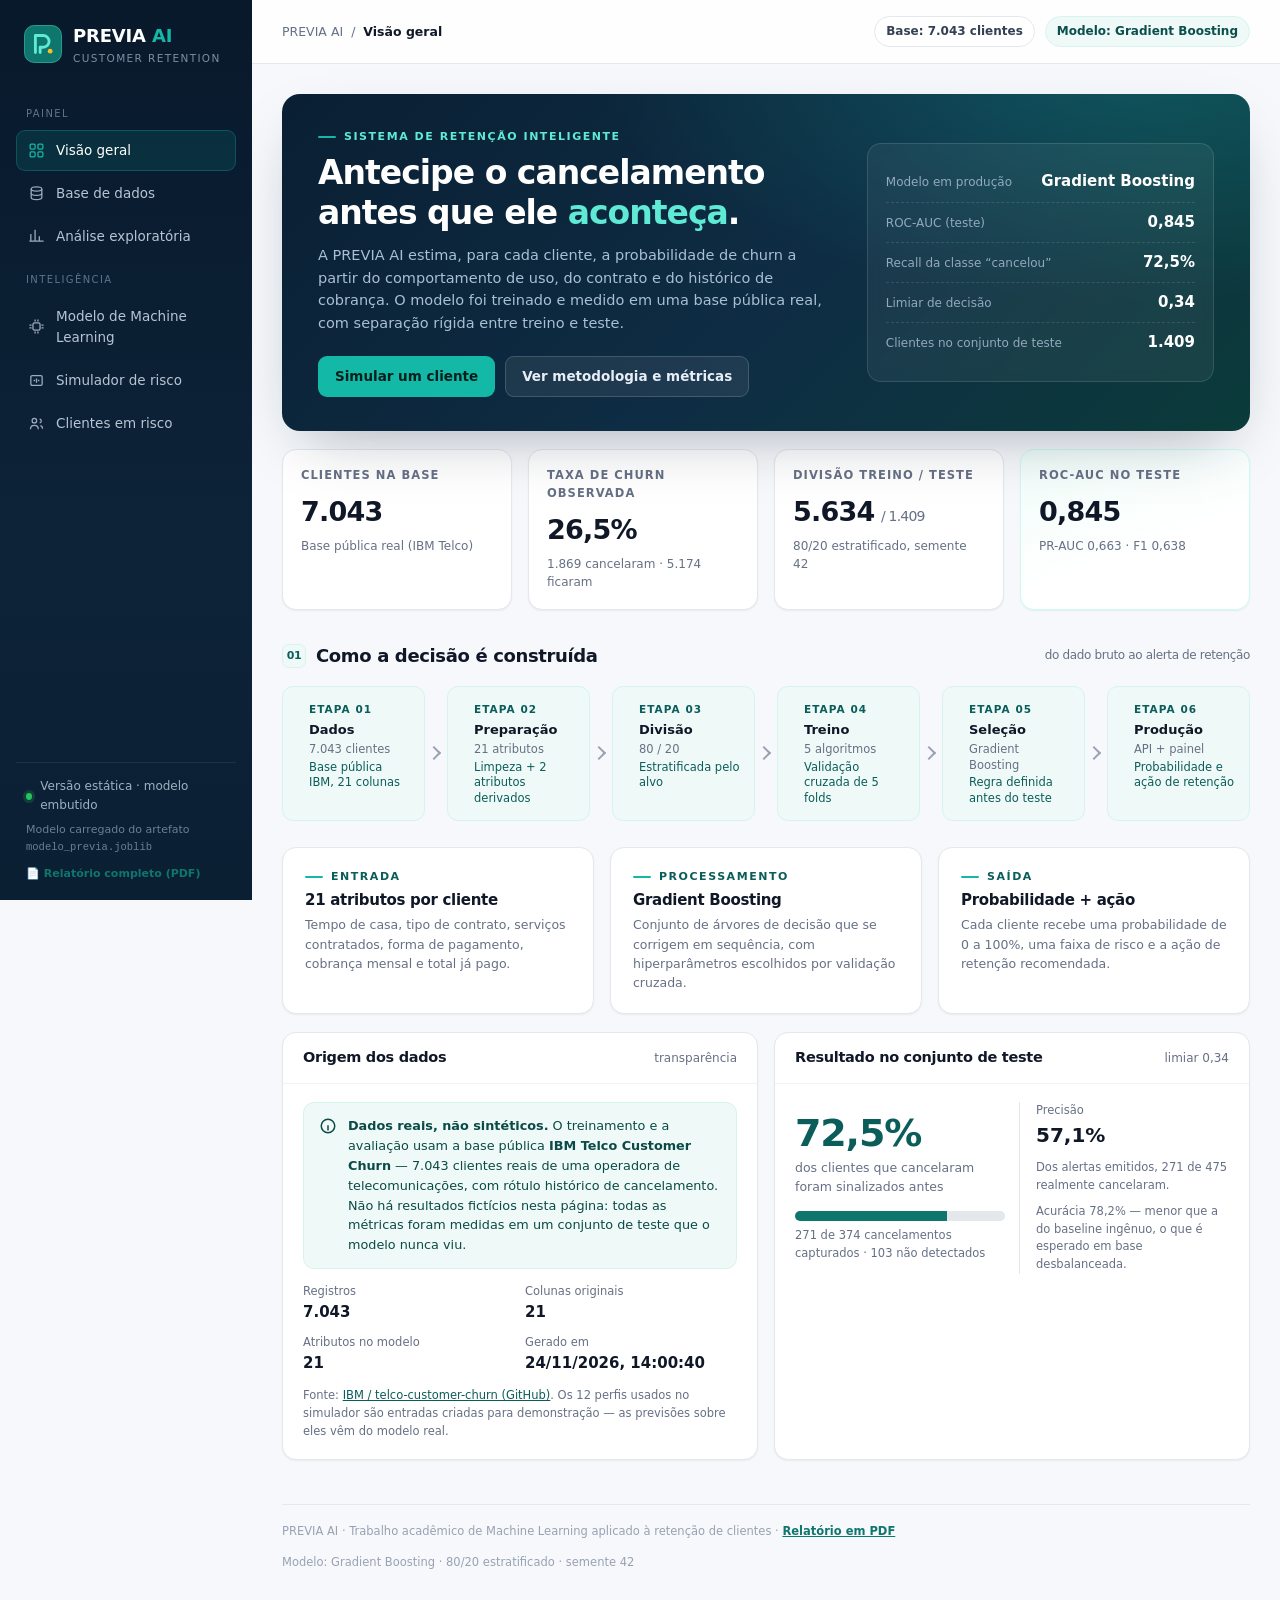
<file: index.html>
<!DOCTYPE html>
<html lang="pt-BR">
<head>
<meta charset="UTF-8">
<meta name="viewport" content="width=device-width, initial-scale=1.0">
<title>PREVIA AI — Previsão de Churn</title>
<meta name="description" content="Sistema de previsão de cancelamento de clientes com modelo de Machine Learning treinado e avaliado em dados reais.">
<link rel="stylesheet" href="site/styles.css">
<link rel="icon" href="data:image/svg+xml,<svg xmlns='http://www.w3.org/2000/svg' viewBox='0 0 32 32'><rect width='32' height='32' rx='8' fill='%230b5d5a'/><path d='M9 23V9h7a5 5 0 0 1 0 10h-3v4' stroke='%235eead4' stroke-width='2.6' fill='none' stroke-linejoin='round'/></svg>">
</head>
<body>
<div class="shell">

  <!-- ===================== SIDEBAR ===================== -->
  <aside class="sidebar" id="sidebar">
    <div class="brand">
      <svg class="brand-mark" viewBox="0 0 40 40" fill="none" aria-hidden="true">
        <rect width="40" height="40" rx="11" fill="#0f766e"/>
        <rect x="0.5" y="0.5" width="39" height="39" rx="10.5" stroke="#5eead4" stroke-opacity=".35"/>
        <path d="M12 29V11h8.2a6.2 6.2 0 0 1 0 12.4H17V29" stroke="#5eead4" stroke-width="3" stroke-linecap="round" stroke-linejoin="round"/>
        <circle cx="27.5" cy="27.5" r="2.5" fill="#fbbf24"/>
      </svg>
      <div>
        <div class="brand-name">PREVIA<span> AI</span></div>
        <div class="brand-sub">Customer Retention</div>
      </div>
    </div>

    <nav class="nav" aria-label="Navegação principal">
      <div class="nav-label">Painel</div>
      <a class="nav-item" data-view="overview" href="#overview">
        <svg viewBox="0 0 24 24" fill="none" stroke="currentColor" stroke-width="1.8"><rect x="3" y="3" width="7" height="7" rx="1.5"/><rect x="14" y="3" width="7" height="7" rx="1.5"/><rect x="3" y="14" width="7" height="7" rx="1.5"/><rect x="14" y="14" width="7" height="7" rx="1.5"/></svg>
        Visão geral
      </a>
      <a class="nav-item" data-view="dados" href="#dados">
        <svg viewBox="0 0 24 24" fill="none" stroke="currentColor" stroke-width="1.8"><ellipse cx="12" cy="5.5" rx="7.5" ry="3"/><path d="M4.5 5.5v6c0 1.7 3.4 3 7.5 3s7.5-1.3 7.5-3v-6"/><path d="M4.5 11.5v6c0 1.7 3.4 3 7.5 3s7.5-1.3 7.5-3v-6"/></svg>
        Base de dados
      </a>
      <a class="nav-item" data-view="eda" href="#eda">
        <svg viewBox="0 0 24 24" fill="none" stroke="currentColor" stroke-width="1.8"><path d="M4 20V10M10 20V4M16 20v-7M22 20H2"/></svg>
        Análise exploratória
      </a>

      <div class="nav-label">Inteligência</div>
      <a class="nav-item" data-view="modelo" href="#modelo">
        <svg viewBox="0 0 24 24" fill="none" stroke="currentColor" stroke-width="1.8"><rect x="7" y="7" width="10" height="10" rx="2"/><path d="M10 2v3M14 2v3M10 19v3M14 19v3M2 10h3M2 14h3M19 10h3M19 14h3"/></svg>
        Modelo de Machine Learning
      </a>
      <a class="nav-item" data-view="simulador" href="#simulador">
        <svg viewBox="0 0 24 24" fill="none" stroke="currentColor" stroke-width="1.8"><path d="M4 17V7a2 2 0 0 1 2-2h12a2 2 0 0 1 2 2v10a2 2 0 0 1-2 2H6a2 2 0 0 1-2-2Z"/><path d="M8 12h2M14 12h2M12 9v6"/></svg>
        Simulador de risco
      </a>
      <a class="nav-item" data-view="clientes" href="#clientes">
        <svg viewBox="0 0 24 24" fill="none" stroke="currentColor" stroke-width="1.8"><circle cx="9" cy="8" r="3.2"/><path d="M3.5 20c0-3.2 2.5-5.2 5.5-5.2s5.5 2 5.5 5.2"/><path d="M16.5 11.2A3 3 0 0 0 16.5 5.4M17.5 14.9c1.9.5 3 2.2 3 4.4"/></svg>
        Clientes em risco
      </a>
    </nav>

    <div class="sidebar-foot">
      <div class="status"><span class="dot" id="status-dot"></span><span id="status-text">Conectando à API…</span></div>
      <div class="tiny">Modelo carregado do artefato<br><span class="mono" style="font-size:10.5px">modelo_previa.joblib</span></div>
      <a class="tiny" href="relatorio/PREVIA_AI_Relatorio.pdf" target="_blank" style="display:block;margin-top:10px;color:#0f766e;font-weight:650;text-decoration:none">📄 Relatório completo (PDF)</a>
    </div>
  </aside>

  <!-- ===================== MAIN ===================== -->
  <div class="main">
    <header class="topbar">
      <button class="menu-btn" id="menu-btn" aria-label="Menu">
        <svg viewBox="0 0 24 24" width="18" height="18" fill="none" stroke="currentColor" stroke-width="2"><path d="M4 7h16M4 12h16M4 17h16"/></svg>
      </button>
      <div class="crumb"><span>PREVIA AI</span><span>/</span><b id="crumb-atual">Visão geral</b></div>
      <div class="topbar-right">
        <span class="chip neutral" id="chip-dataset">Base: —</span>
        <span class="chip" id="chip-modelo">Modelo: —</span>
      </div>
    </header>

    <!-- ---------------- VISÃO GERAL ---------------- -->
    <section class="view active" id="view-overview">
      <div class="hero">
        <div>
          <div class="eyebrow" style="color:#5eead4">Sistema de retenção inteligente</div>
          <h1>Antecipe o cancelamento<br>antes que ele <em>aconteça</em>.</h1>
          <p>A PREVIA AI estima, para cada cliente, a probabilidade de churn a partir do comportamento de uso,
          do contrato e do histórico de cobrança. O modelo foi treinado e medido em uma base pública real,
          com separação rígida entre treino e teste.</p>
          <div class="hero-actions">
            <a class="btn btn-primary" href="#simulador">Simular um cliente</a>
            <a class="btn btn-ghost" href="#modelo">Ver metodologia e métricas</a>
          </div>
        </div>
        <div class="hero-panel" id="hero-panel">
          <div class="row"><span class="k">Modelo em produção</span><span class="v" id="hp-modelo">—</span></div>
          <div class="row"><span class="k">ROC-AUC (teste)</span><span class="v" id="hp-auc">—</span></div>
          <div class="row"><span class="k">Recall da classe “cancelou”</span><span class="v" id="hp-recall">—</span></div>
          <div class="row"><span class="k">Limiar de decisão</span><span class="v" id="hp-limiar">—</span></div>
          <div class="row"><span class="k">Clientes no conjunto de teste</span><span class="v" id="hp-teste">—</span></div>
        </div>
      </div>

      <div class="grid g4" style="margin-top:18px" id="kpis-overview"></div>

      <h2 class="section-title"><span class="n">01</span> Como a decisão é construída <span class="hint">do dado bruto ao alerta de retenção</span></h2>
      <div class="pipeline" id="pipeline-home"></div>

      <div class="grid g3" style="margin-top:18px">
        <div class="card card-pad">
          <div class="eyebrow" style="margin-bottom:6px">Entrada</div>
          <h3 style="font-size:15px">21 atributos por cliente</h3>
          <p class="small muted" style="margin-top:6px">Tempo de casa, tipo de contrato, serviços contratados, forma de pagamento, cobrança mensal e total já pago.</p>
        </div>
        <div class="card card-pad">
          <div class="eyebrow" style="margin-bottom:6px">Processamento</div>
          <h3 style="font-size:15px">Gradient Boosting</h3>
          <p class="small muted" style="margin-top:6px">Conjunto de árvores de decisão que se corrigem em sequência, com hiperparâmetros escolhidos por validação cruzada.</p>
        </div>
        <div class="card card-pad">
          <div class="eyebrow" style="margin-bottom:6px">Saída</div>
          <h3 style="font-size:15px">Probabilidade + ação</h3>
          <p class="small muted" style="margin-top:6px">Cada cliente recebe uma probabilidade de 0 a 100%, uma faixa de risco e a ação de retenção recomendada.</p>
        </div>
      </div>

      <div class="grid g2" style="margin-top:18px">
        <div class="card">
          <div class="card-head"><h3>Origem dos dados</h3><span class="sub">transparência</span></div>
          <div class="card-body" id="origem-dados"></div>
        </div>
        <div class="card">
          <div class="card-head"><h3>Resultado no conjunto de teste</h3><span class="sub" id="sub-resultado"></span></div>
          <div class="card-body" id="resumo-teste"></div>
        </div>
      </div>

      <footer class="foot">
        <span>PREVIA AI · Trabalho acadêmico de Machine Learning aplicado à retenção de clientes · <a href="relatorio/PREVIA_AI_Relatorio.pdf" target="_blank" style="color:#0f766e;font-weight:600">Relatório em PDF</a></span>
        <span id="foot-meta"></span>
      </footer>
    </section>

    <!-- ---------------- DADOS ---------------- -->
    <section class="view" id="view-dados">
      <div class="page-head">
        <div class="eyebrow">Base de dados</div>
        <h1 class="title">O que o modelo enxerga</h1>
        <p class="lead">Antes de escolher qualquer algoritmo, é preciso entender a base: quantos registros existem,
        qual é o tipo de cada variável, como as classes se distribuem e quais problemas de qualidade precisam ser tratados.</p>
      </div>

      <div class="grid g4" id="kpis-dados"></div>

      <div class="grid g23" style="margin-top:18px">
        <div class="card">
          <div class="card-head"><h3>Dicionário de variáveis</h3><span class="sub">21 colunas originais · 21 atributos no modelo</span></div>
          <div class="card-body" style="padding:0">
            <div class="table-wrap" style="max-height:520px; overflow-y:auto">
              <table class="data" id="tabela-schema">
                <thead><tr><th>Coluna</th><th style="text-align:left">Tipo</th><th style="text-align:left">Papel</th><th style="text-align:left">Valores observados</th></tr></thead>
                <tbody></tbody>
              </table>
            </div>
          </div>
        </div>
        <div style="display:flex; flex-direction:column; gap:16px">
          <div class="card">
            <div class="card-head"><h3>Distribuição do alvo</h3></div>
            <div class="card-body">
              <div id="donut-classe"></div>
              <div class="callout warn" style="margin-top:14px" id="callout-desbalance"></div>
            </div>
          </div>
          <div class="card">
            <div class="card-head"><h3>Qualidade e integridade</h3></div>
            <div class="card-body"><ul class="list-check" id="lista-qualidade"></ul></div>
          </div>
        </div>
      </div>

      <h2 class="section-title"><span class="n">02</span> Por que a acurácia não basta</h2>
      <div class="card card-pad" id="bloco-acuracia"></div>
    </section>

    <!-- ---------------- EDA ---------------- -->
    <section class="view" id="view-eda">
      <div class="page-head">
        <div class="eyebrow">Análise exploratória</div>
        <h1 class="title">Onde o cancelamento se concentra</h1>
        <p class="lead">Os gráficos abaixo são calculados sobre os 7.043 registros da base. Eles explicam por que
        variáveis como tipo de contrato e tempo de casa carregam tanto sinal preditivo.</p>
      </div>

      <div class="grid g2">
        <div class="card"><div class="card-head"><h3>Taxa de churn por tipo de contrato</h3><span class="sub">% de clientes que cancelaram</span></div><div class="card-body" id="chart-contrato"></div></div>
        <div class="card"><div class="card-head"><h3>Taxa de churn por tempo de casa</h3><span class="sub">meses como cliente</span></div><div class="card-body" id="chart-tenure"></div></div>
        <div class="card"><div class="card-head"><h3>Taxa de churn por serviço de internet</h3></div><div class="card-body" id="chart-internet"></div></div>
        <div class="card"><div class="card-head"><h3>Taxa de churn por forma de pagamento</h3></div><div class="card-body" id="chart-pagamento"></div></div>
      </div>

      <div class="grid g23" style="margin-top:16px">
        <div class="card">
          <div class="card-head"><h3>Cobrança mensal: cancelou × ficou</h3><span class="sub">densidade de clientes por faixa</span></div>
          <div class="card-body" id="chart-hist"></div>
        </div>
        <div class="card">
          <div class="card-head"><h3>Correlação com o churn</h3><span class="sub">variáveis numéricas</span></div>
          <div class="card-body" id="chart-corr"></div>
        </div>
      </div>

      <h2 class="section-title"><span class="n">03</span> Leituras que orientam o modelo</h2>
      <div class="grid g3" id="insights-eda"></div>
    </section>

    <!-- ---------------- MODELO ---------------- -->
    <section class="view" id="view-modelo">
      <div class="page-head">
        <div class="eyebrow">Modelo de Machine Learning</div>
        <h1 class="title">Cinco algoritmos comparados, um escolhido</h1>
        <p class="lead">O problema é de <b>classificação binária supervisionada</b>: prever se um cliente vai cancelar
        (<span class="mono">Churn = Yes</span>) a partir de 21 atributos (19 originais + 2 derivados). Nenhum algoritmo foi escolhido de antemão —
        todos foram treinados nos mesmos dados, com o mesmo protocolo, e avaliados no mesmo conjunto de teste.</p>
      </div>

      <div class="grid g4" id="kpis-modelo"></div>

      <h2 class="section-title"><span class="n">01</span> Protocolo experimental <span class="hint">sem vazamento de dados</span></h2>
      <div class="card card-body" id="protocolo"></div>

      <h2 class="section-title"><span class="n">02</span> Algoritmos testados <span class="hint">clique para ver como cada um funciona</span></h2>
      <div style="display:flex; flex-direction:column; gap:10px" id="accordion-algoritmos"></div>

      <h2 class="section-title"><span class="n">03</span> Comparação dos resultados <span class="hint">mesmo treino, mesmo teste</span></h2>
      <div class="card">
        <div class="card-head">
          <h3>Tabela comparativa — conjunto de teste (n = <span id="n-teste-tabela">—</span>)</h3>
          <span class="sub">ordenado por PR-AUC</span>
        </div>
        <div class="card-body" style="padding:0">
          <div class="table-wrap"><table class="data" id="tabela-comparativa"></table></div>
        </div>
        <div class="card-body" style="border-top:1px solid var(--line-soft); padding-top:14px">
          <p class="tiny muted" id="nota-tabela"></p>
        </div>
      </div>

      <div class="grid g2" style="margin-top:16px">
        <div class="card">
          <div class="card-head"><h3>Curvas ROC</h3><span class="sub">quanto mais perto do canto superior esquerdo, melhor</span></div>
          <div class="card-body" id="chart-roc"></div>
        </div>
        <div class="card">
          <div class="card-head"><h3>Curvas Precisão × Recall</h3><span class="sub">foco na classe “cancelou”</span></div>
          <div class="card-body" id="chart-pr"></div>
        </div>
      </div>

      <h2 class="section-title"><span class="n">04</span> Modelo selecionado <span class="hint" id="sel-hint"></span></h2>
      <div class="card" style="border-color:#b8e9e1; box-shadow:0 1px 3px rgba(15,118,110,.10), 0 18px 40px -28px rgba(15,118,110,.55)">
        <div class="card-head" style="background:linear-gradient(90deg,#f0fdfa,#fff)">
          <span class="tag sel">Selecionado</span>
          <h3 id="sel-nome">—</h3>
          <span class="sub" id="sel-familia"></span>
        </div>
        <div class="card-body">
          <p id="sel-justificativa" style="font-size:13.5px; line-height:1.7"></p>
          <div class="grid g4" style="margin-top:16px" id="sel-kpis"></div>
          <div class="grid g2" style="margin-top:18px">
            <div>
              <div class="small" style="font-weight:650; margin-bottom:8px">Matriz de confusão no teste</div>
              <div id="sel-matriz"></div>
            </div>
            <div>
              <div class="small" style="font-weight:650; margin-bottom:8px">Hiperparâmetros e calibração</div>
              <div id="sel-params"></div>
              <div id="sel-calib"></div>
            </div>
          </div>
        </div>
      </div>

      <h2 class="section-title"><span class="n">05</span> Limiar de decisão <span class="hint">o ponto de operação é uma escolha de negócio</span></h2>
      <div class="card">
        <div class="card-body">
          <div class="grid g23">
            <div>
              <p class="small" style="margin-bottom:10px">O modelo devolve uma probabilidade; o limiar transforma essa probabilidade em decisão
              (“acionar retenção” ou “não acionar”). Arraste o controle e veja o efeito <b>medido no conjunto de teste</b>,
              recalculado ao vivo a partir das probabilidades reais do modelo.</p>
              <div class="slider-wrap" style="margin-top:14px">
                <input type="range" id="slider-limiar" min="5" max="90" step="1" value="34">
                <div style="display:flex; justify-content:space-between; margin-top:6px" class="tiny muted">
                  <span>0,05 (mais recall)</span><span>0,90 (mais precisão)</span>
                </div>
              </div>
              <div class="grid g3" style="margin-top:16px" id="limiar-kpis"></div>
              <div class="callout info" style="margin-top:14px" id="limiar-texto"></div>
            </div>
            <div>
              <div class="small" style="font-weight:650; margin-bottom:8px">Trade-off ao longo dos limiares</div>
              <div id="chart-limiar"></div>
            </div>
          </div>
        </div>
      </div>

      <h2 class="section-title"><span class="n">06</span> O que pesa na decisão <span class="hint">importância por permutação no teste</span></h2>
      <div class="grid g23">
        <div class="card"><div class="card-head"><h3>Queda de ROC-AUC ao embaralhar cada atributo</h3></div><div class="card-body" id="chart-importancia"></div></div>
        <div class="card card-pad" id="importancia-texto"></div>
      </div>

      <h2 class="section-title"><span class="n">07</span> Como o Gradient Boosting funciona</h2>
      <div class="grid g2">
        <div class="card card-body" id="como-funciona"></div>
        <div class="card card-body" id="limitacoes"></div>
      </div>

      <h2 class="section-title"><span class="n">08</span> Ficha técnica do modelo</h2>
      <div class="card card-body" id="ficha-tecnica"></div>
    </section>

    <!-- ---------------- SIMULADOR ---------------- -->
    <section class="view" id="view-simulador">
      <div class="page-head">
        <div class="eyebrow">Simulador</div>
        <h1 class="title">Previsão para um novo cliente</h1>
        <p class="lead">Preencha o perfil do cliente. O formulário envia os dados para a API, que carrega o modelo
        treinado e devolve a probabilidade real de churn — não é uma estimativa ilustrativa.</p>
      </div>

      <div class="grid g32" style="align-items:start">
        <div class="card">
          <div class="card-head"><h3>Perfil do cliente</h3><span class="sub">19 campos do formulário</span></div>
          <div class="card-body">
            <div class="preset-row" style="margin-bottom:16px">
              <button class="preset" data-preset="novo">Cliente novo · fibra</button>
              <button class="preset" data-preset="fiel">Cliente fiel · 2 anos</button>
              <button class="preset" data-preset="medio">Perfil intermediário</button>
              <button class="preset" data-preset="risco">Alto risco</button>
            </div>
            <form id="form-cliente" class="form-grid" autocomplete="off"></form>
            <div style="display:flex; gap:10px; margin-top:18px; align-items:center">
              <button class="btn btn-solid" id="btn-prever" type="button">
                <svg viewBox="0 0 24 24" fill="none" stroke="currentColor" stroke-width="2"><path d="M5 12h14M13 6l6 6-6 6"/></svg>
                Calcular risco
              </button>
              <span class="tiny muted" id="form-status"></span>
            </div>
          </div>
        </div>

        <div class="card" id="card-resultado" style="position:sticky; top:84px">
          <div class="card-head"><h3>Resultado do modelo</h3><span class="sub" id="res-sub">aguardando envio</span></div>
          <div class="card-body" id="resultado">
            <div class="result-hero">
              <div class="cap">Probabilidade de cancelamento</div>
              <div class="pct" style="color:var(--ink-400)">—</div>
              <p class="small muted" style="margin-top:10px">Preencha o perfil e clique em “Calcular risco”.</p>
            </div>
          </div>
        </div>
      </div>

      <h2 class="section-title"><span class="n">09</span> Lote de novos clientes <span class="hint">previstos pela API</span></h2>
      <div class="card">
        <div class="card-head"><h3>12 perfis de novos clientes</h3><span class="sub" id="lote-sub">dados de entrada, não resultados</span></div>
        <div class="card-body" style="padding:0"><div class="table-wrap"><table class="data" id="tabela-novos"></table></div></div>
      </div>
    </section>

    <!-- ---------------- CLIENTES ---------------- -->
    <section class="view" id="view-clientes">
      <div class="page-head">
        <div class="eyebrow">Operação</div>
        <h1 class="title">Clientes em risco</h1>
        <p class="lead">Clientes do conjunto de teste, ordenados pela probabilidade de churn calculada pelo modelo.
        A coluna “desfecho real” existe apenas para auditoria — o modelo nunca viu esses rótulos durante o treino.</p>
      </div>

      <div class="grid g4" id="kpis-clientes"></div>

      <div class="card" style="margin-top:16px">
        <div class="card-head">
          <h3>Fila de retenção</h3>
          <div class="toolbar" style="margin-left:auto">
            <div class="search">
              <svg viewBox="0 0 24 24" fill="none" stroke="currentColor" stroke-width="2"><circle cx="11" cy="11" r="7"/><path d="m20 20-3.5-3.5"/></svg>
              <input type="search" id="busca-clientes" placeholder="Buscar por ID…">
            </div>
            <select id="filtro-faixa" style="padding:8px 10px; border:1px solid var(--line); border-radius:9px; font-size:13px; font-family:inherit; background:#fff">
              <option value="todos">Todas as faixas</option>
              <option value="critico">Crítico</option>
              <option value="alto">Alto</option>
              <option value="moderado">Moderado</option>
              <option value="baixo">Baixo</option>
            </select>
          </div>
        </div>
        <div class="card-body" style="padding:0"><div class="table-wrap"><table class="data" id="tabela-clientes"></table></div></div>
        <div class="card-body" style="border-top:1px solid var(--line-soft)">
          <div class="pager" id="pager-clientes"></div>
        </div>
      </div>
    </section>
  </div>
</div>

<script src="site/dados.js"></script>
<script src="site/prever.js"></script>
<script src="site/app.js"></script>
</body>
</html>
</file>
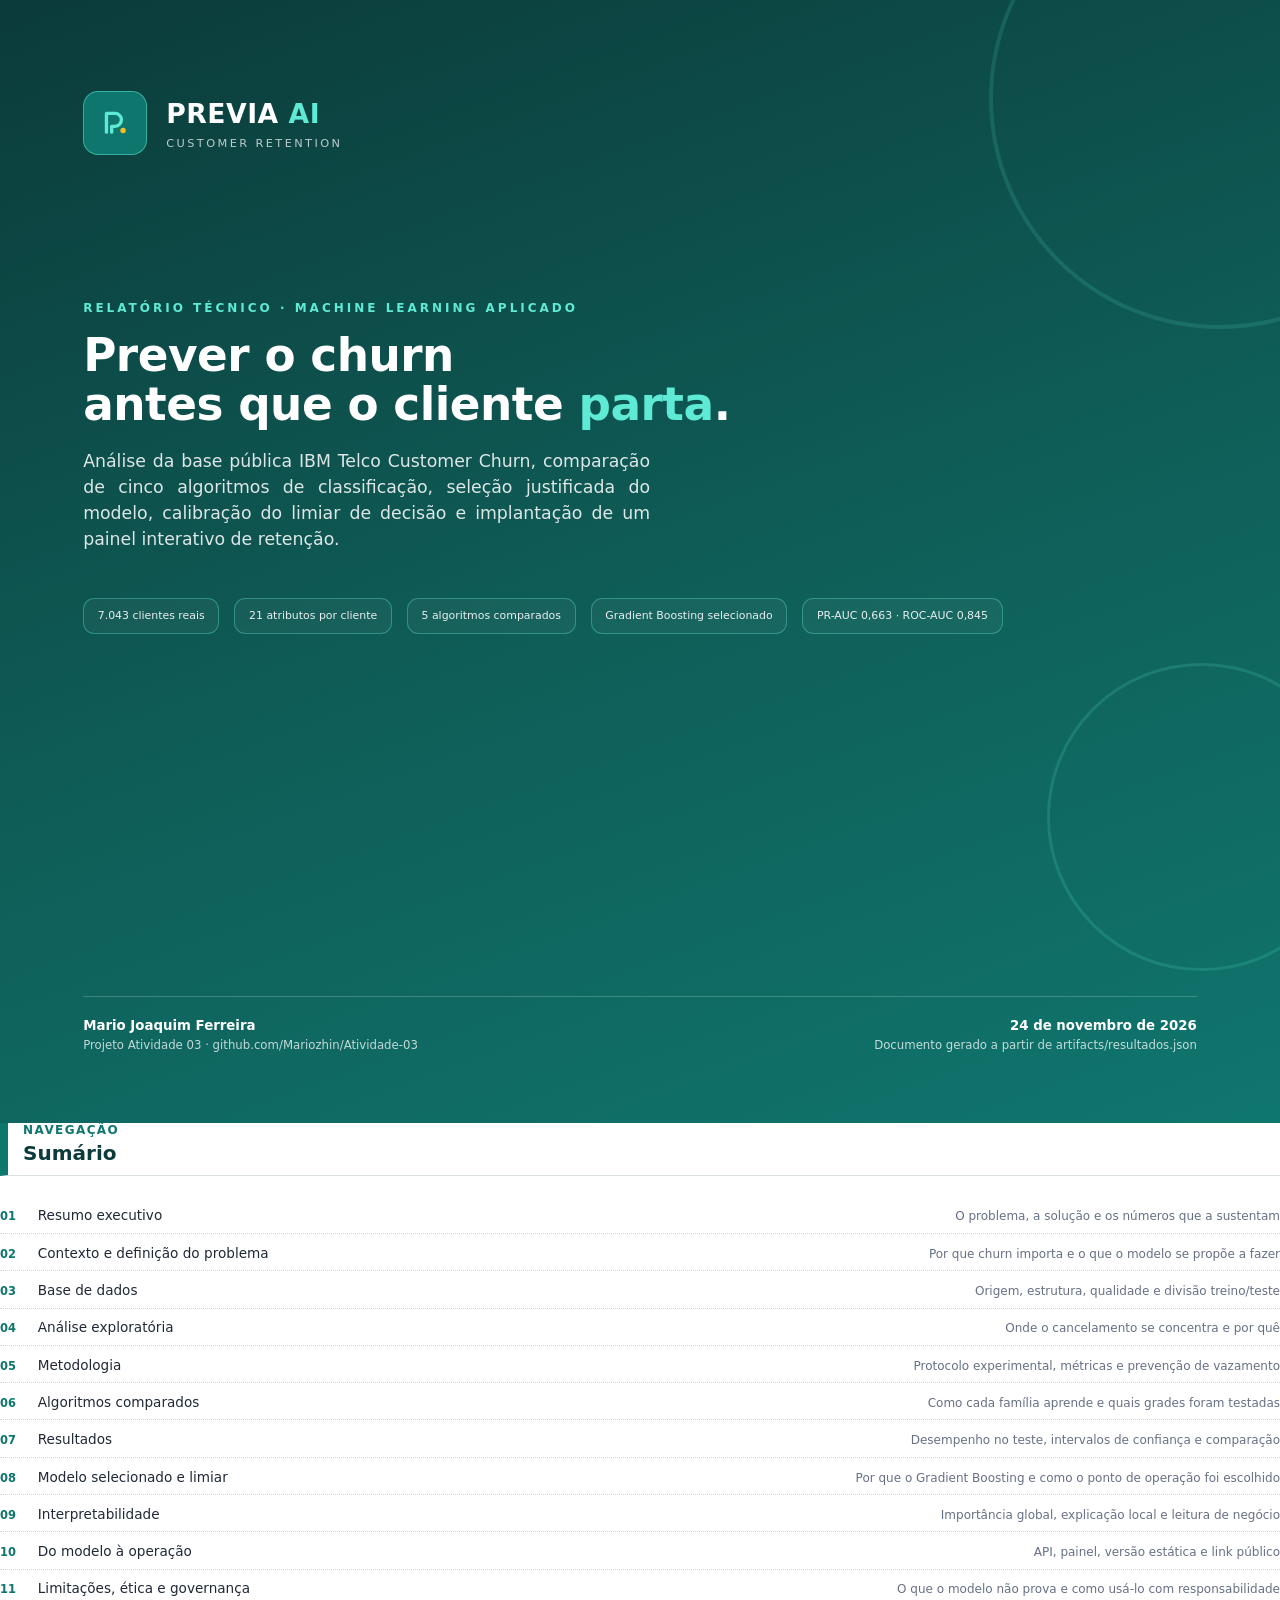
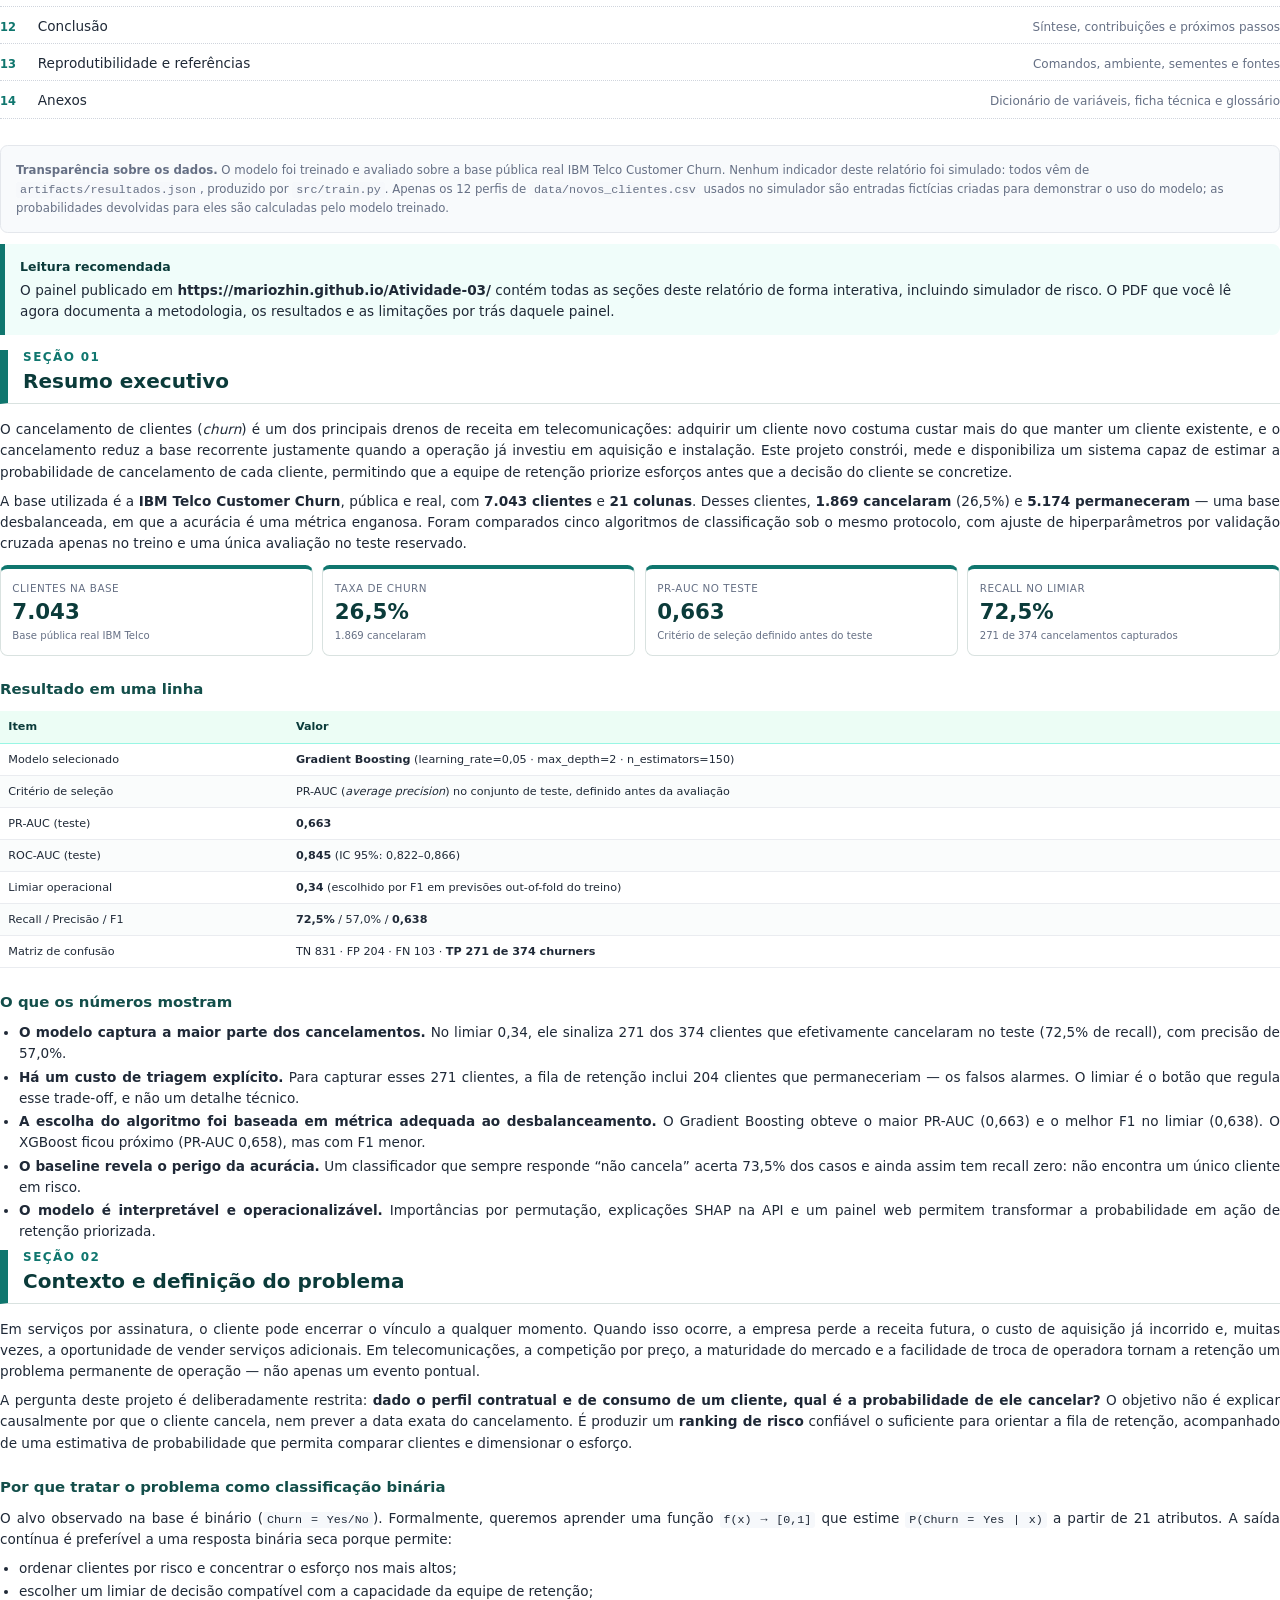
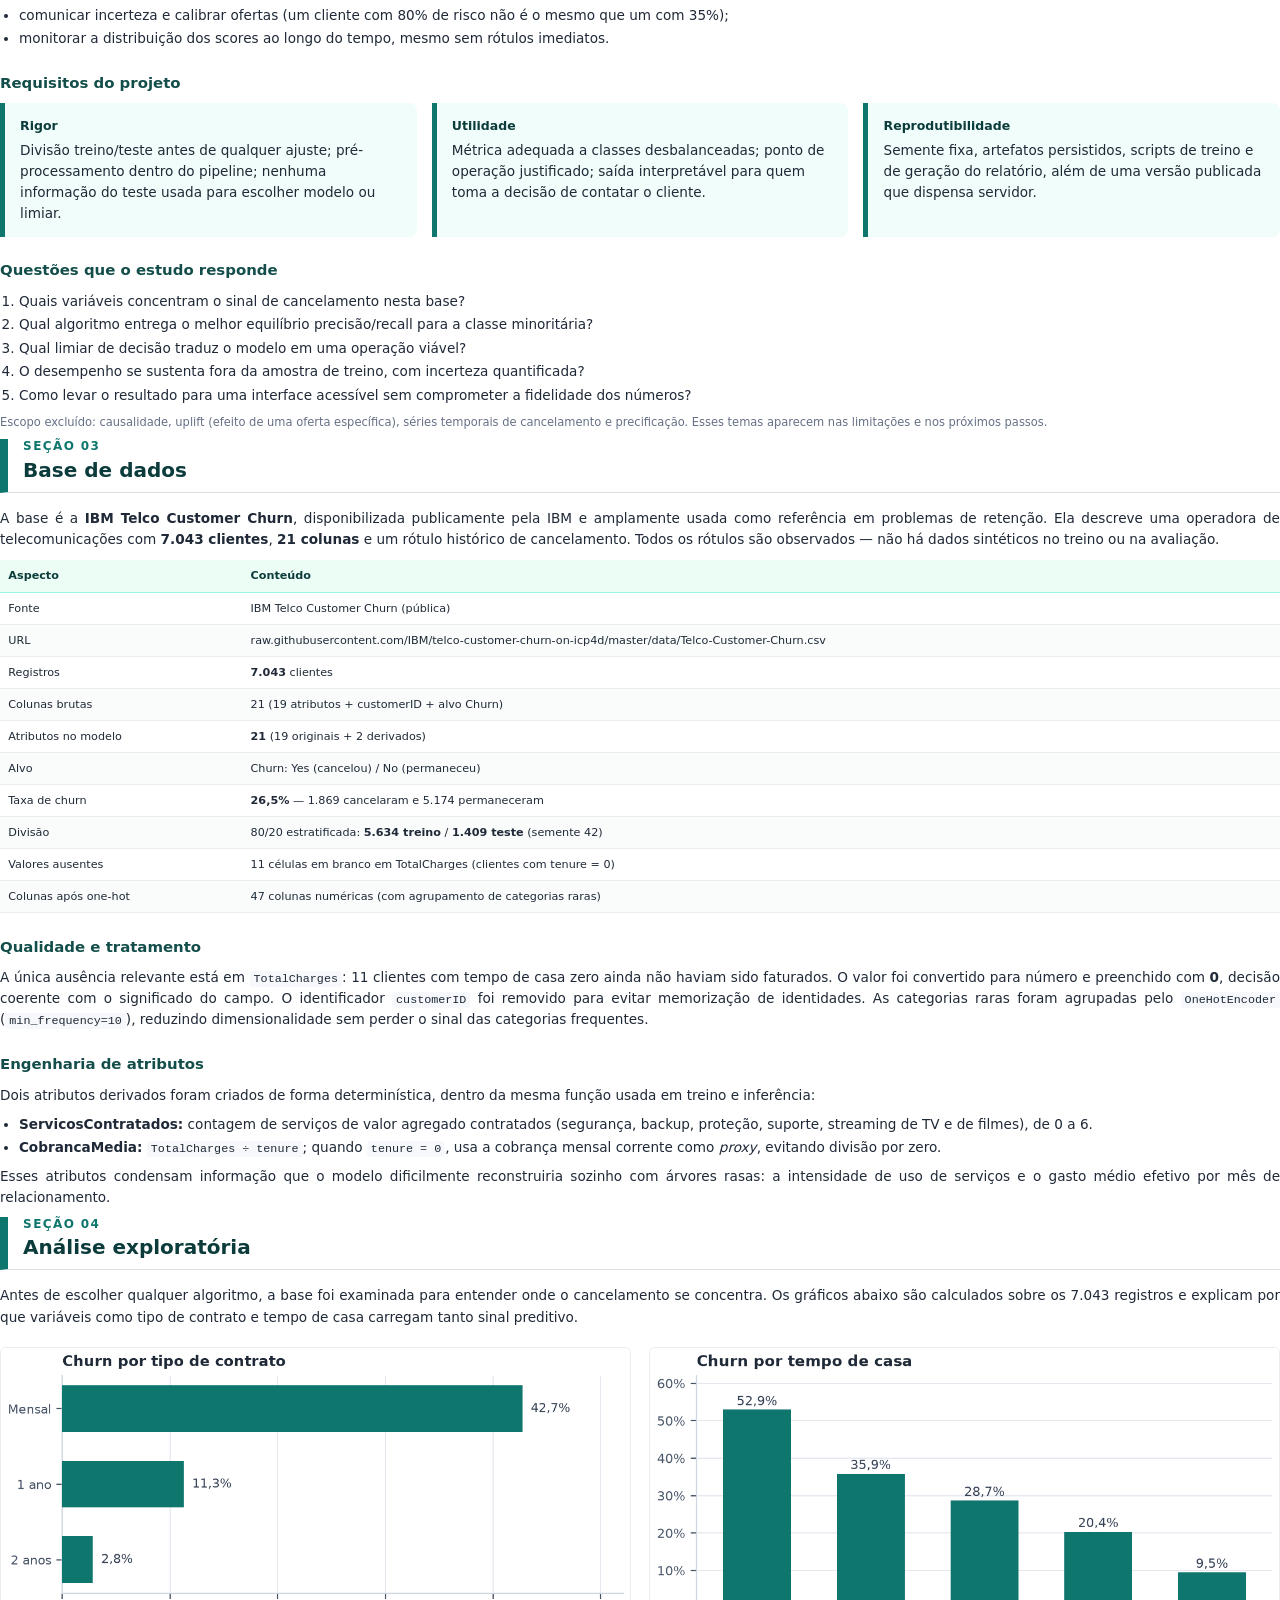
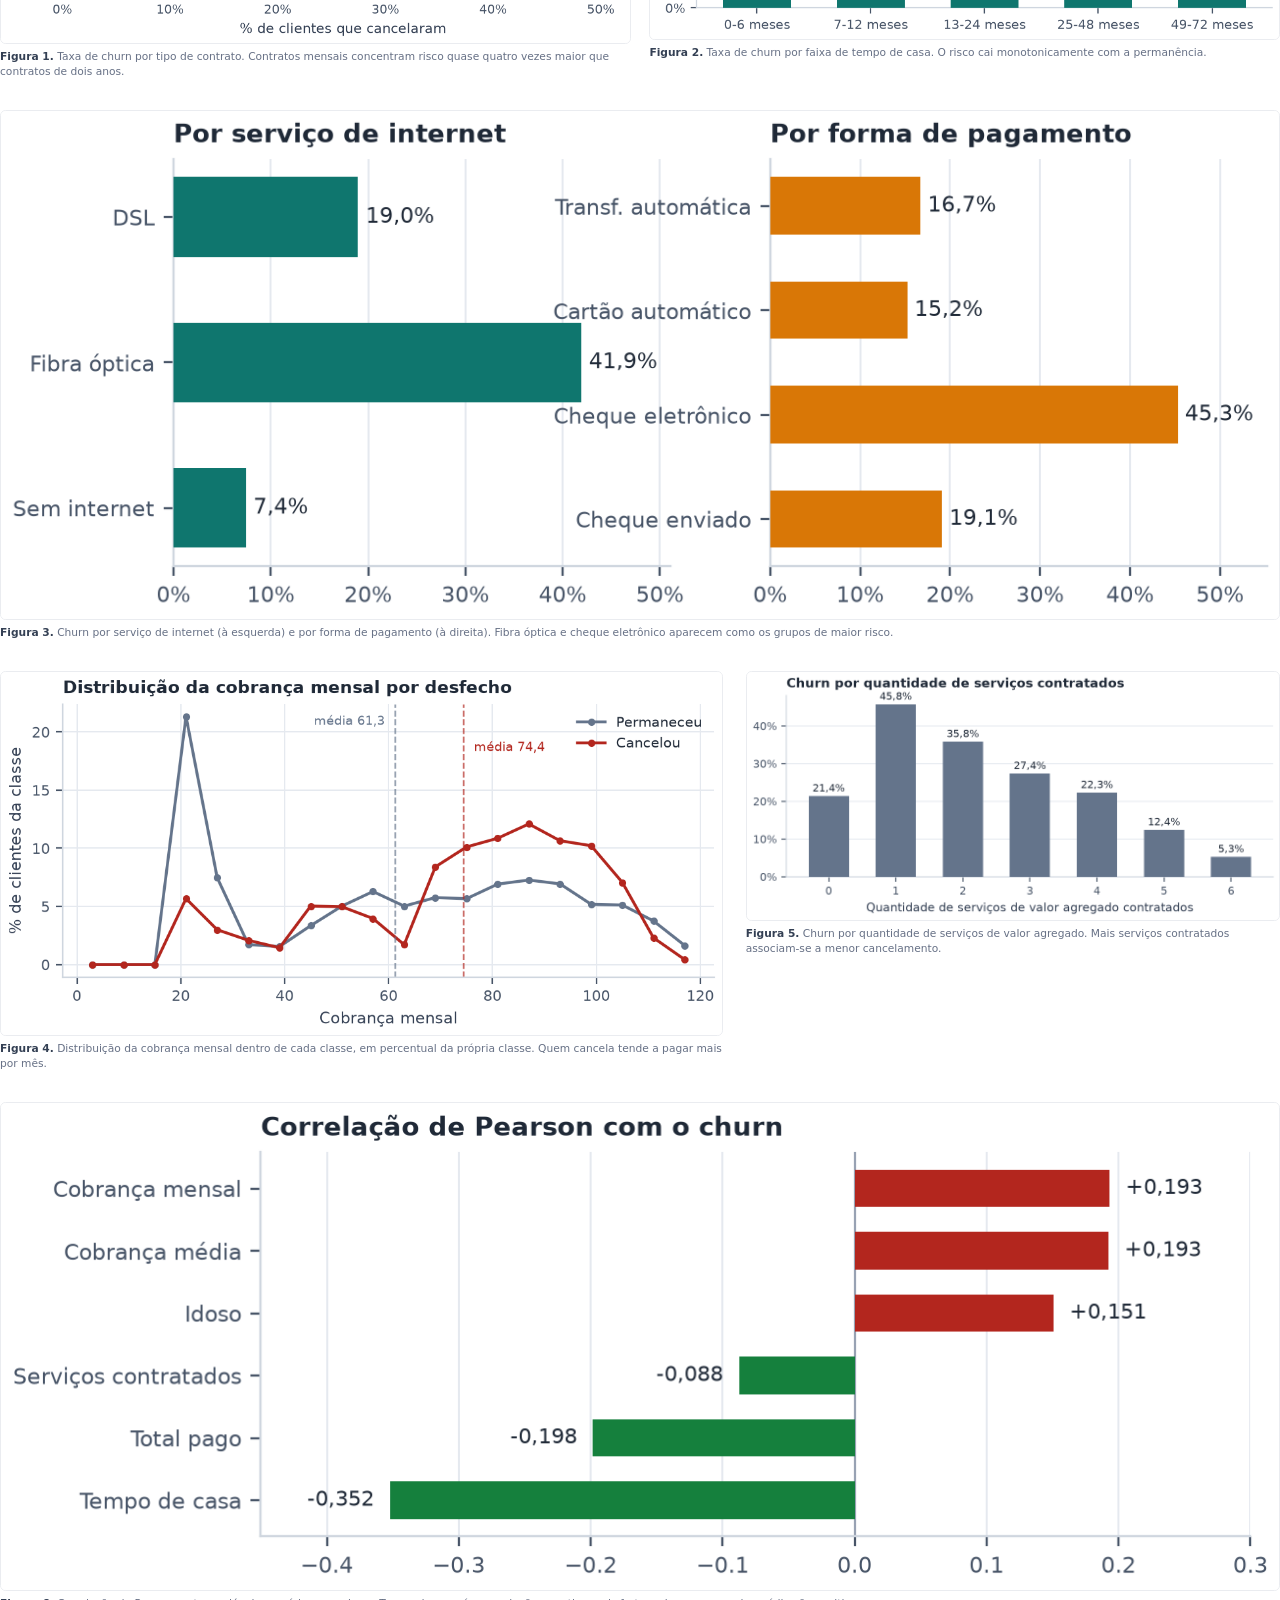
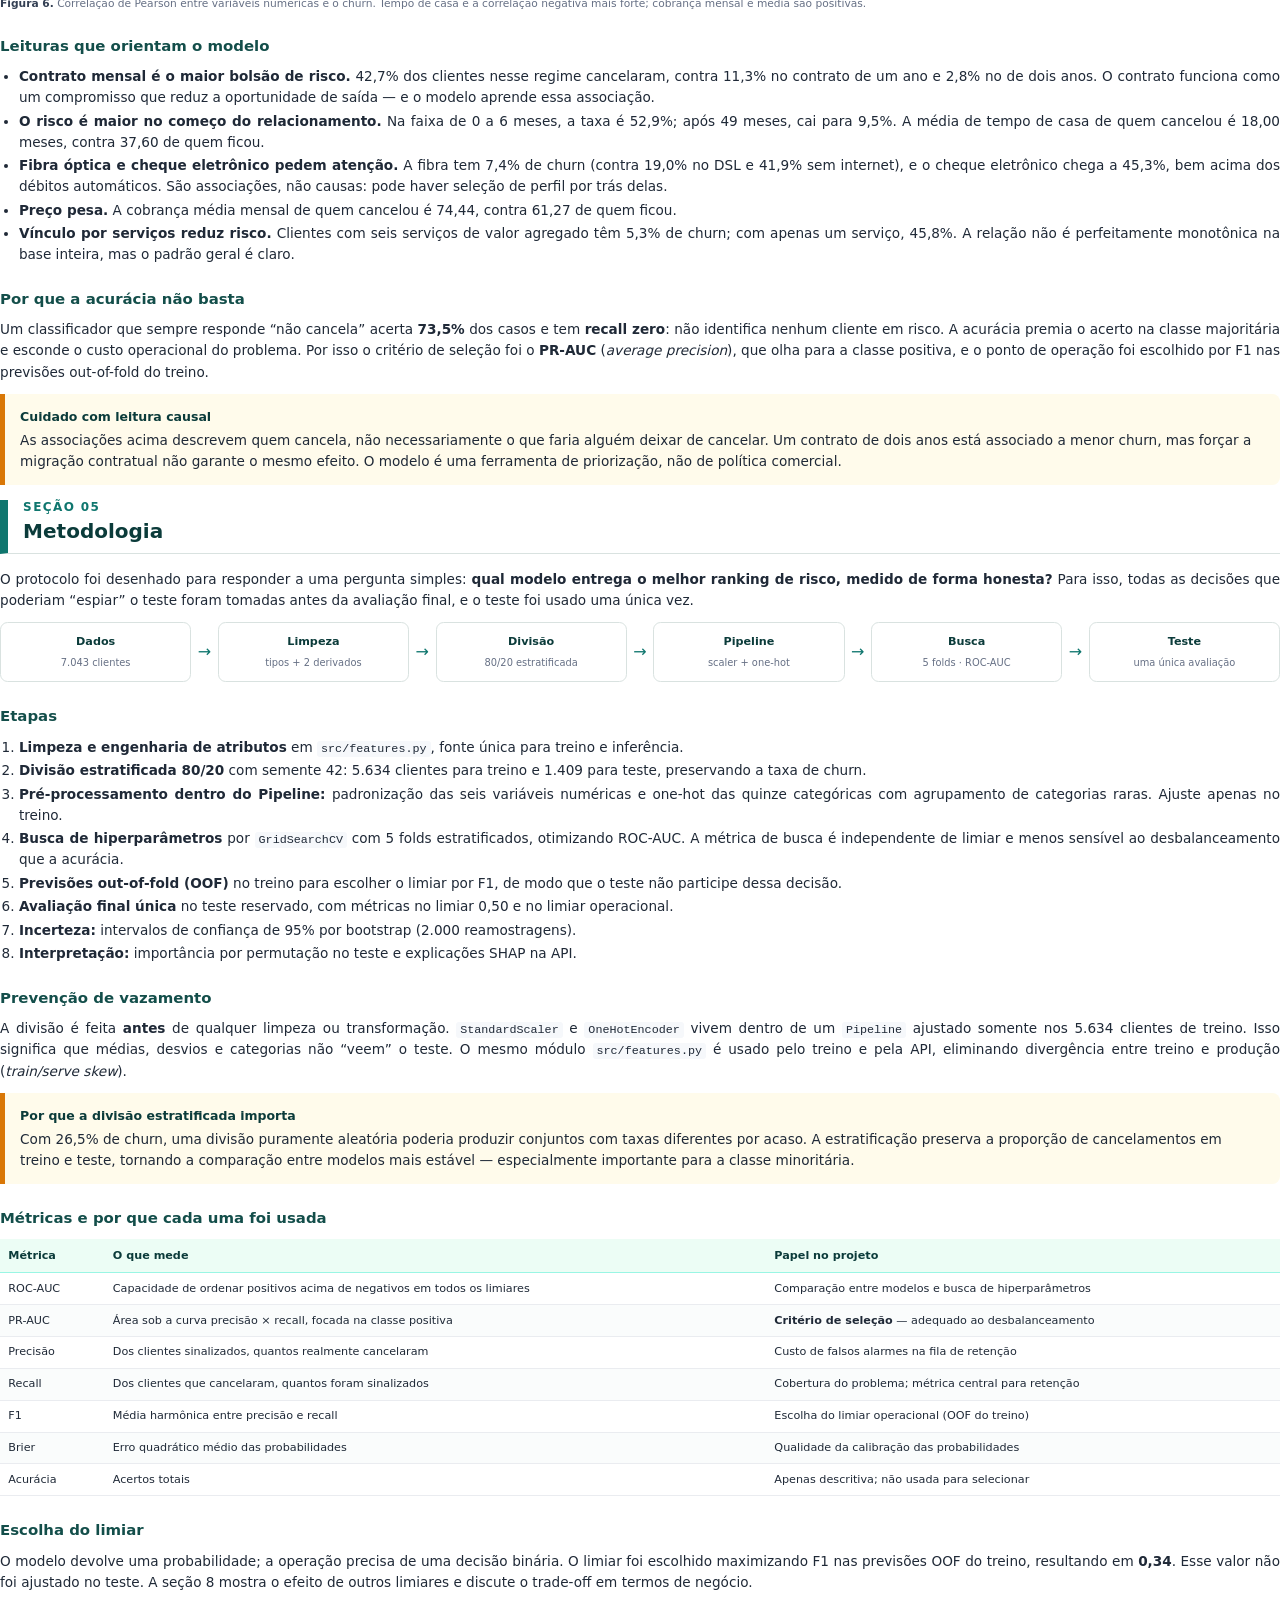
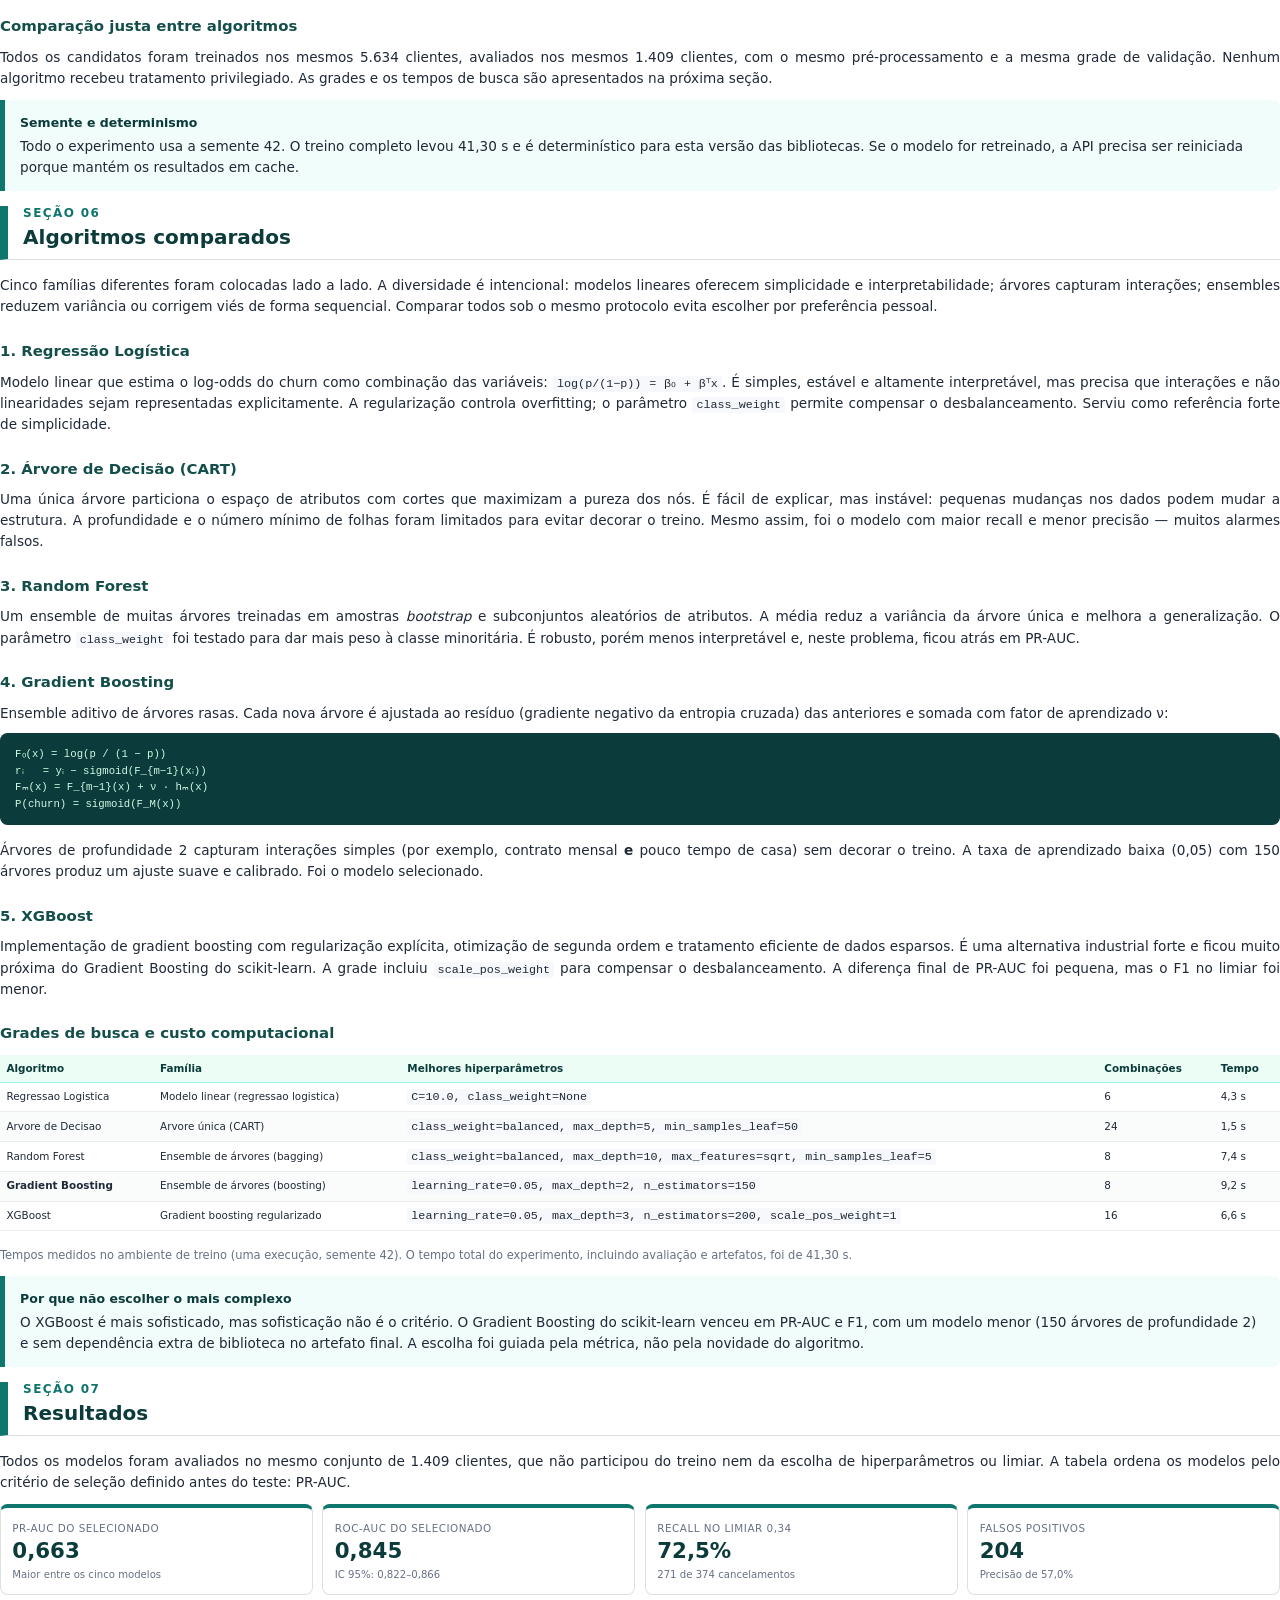
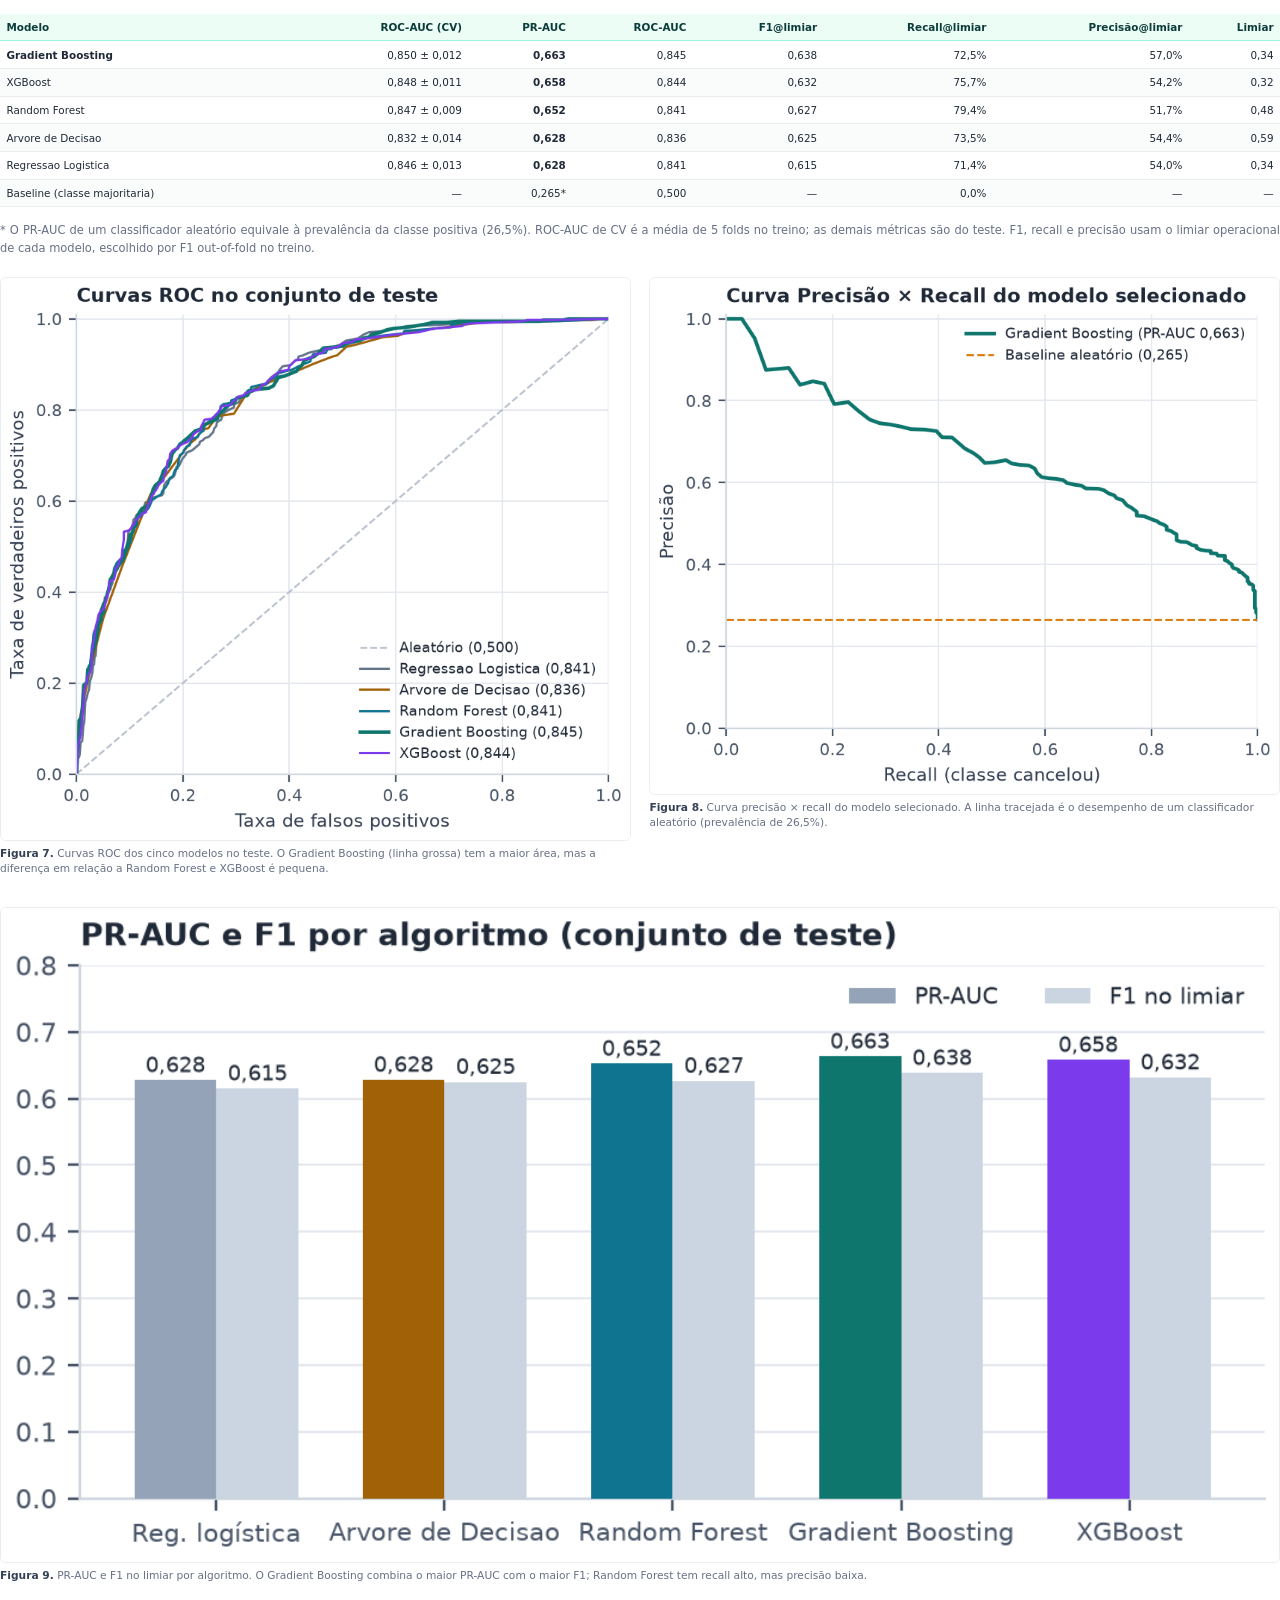
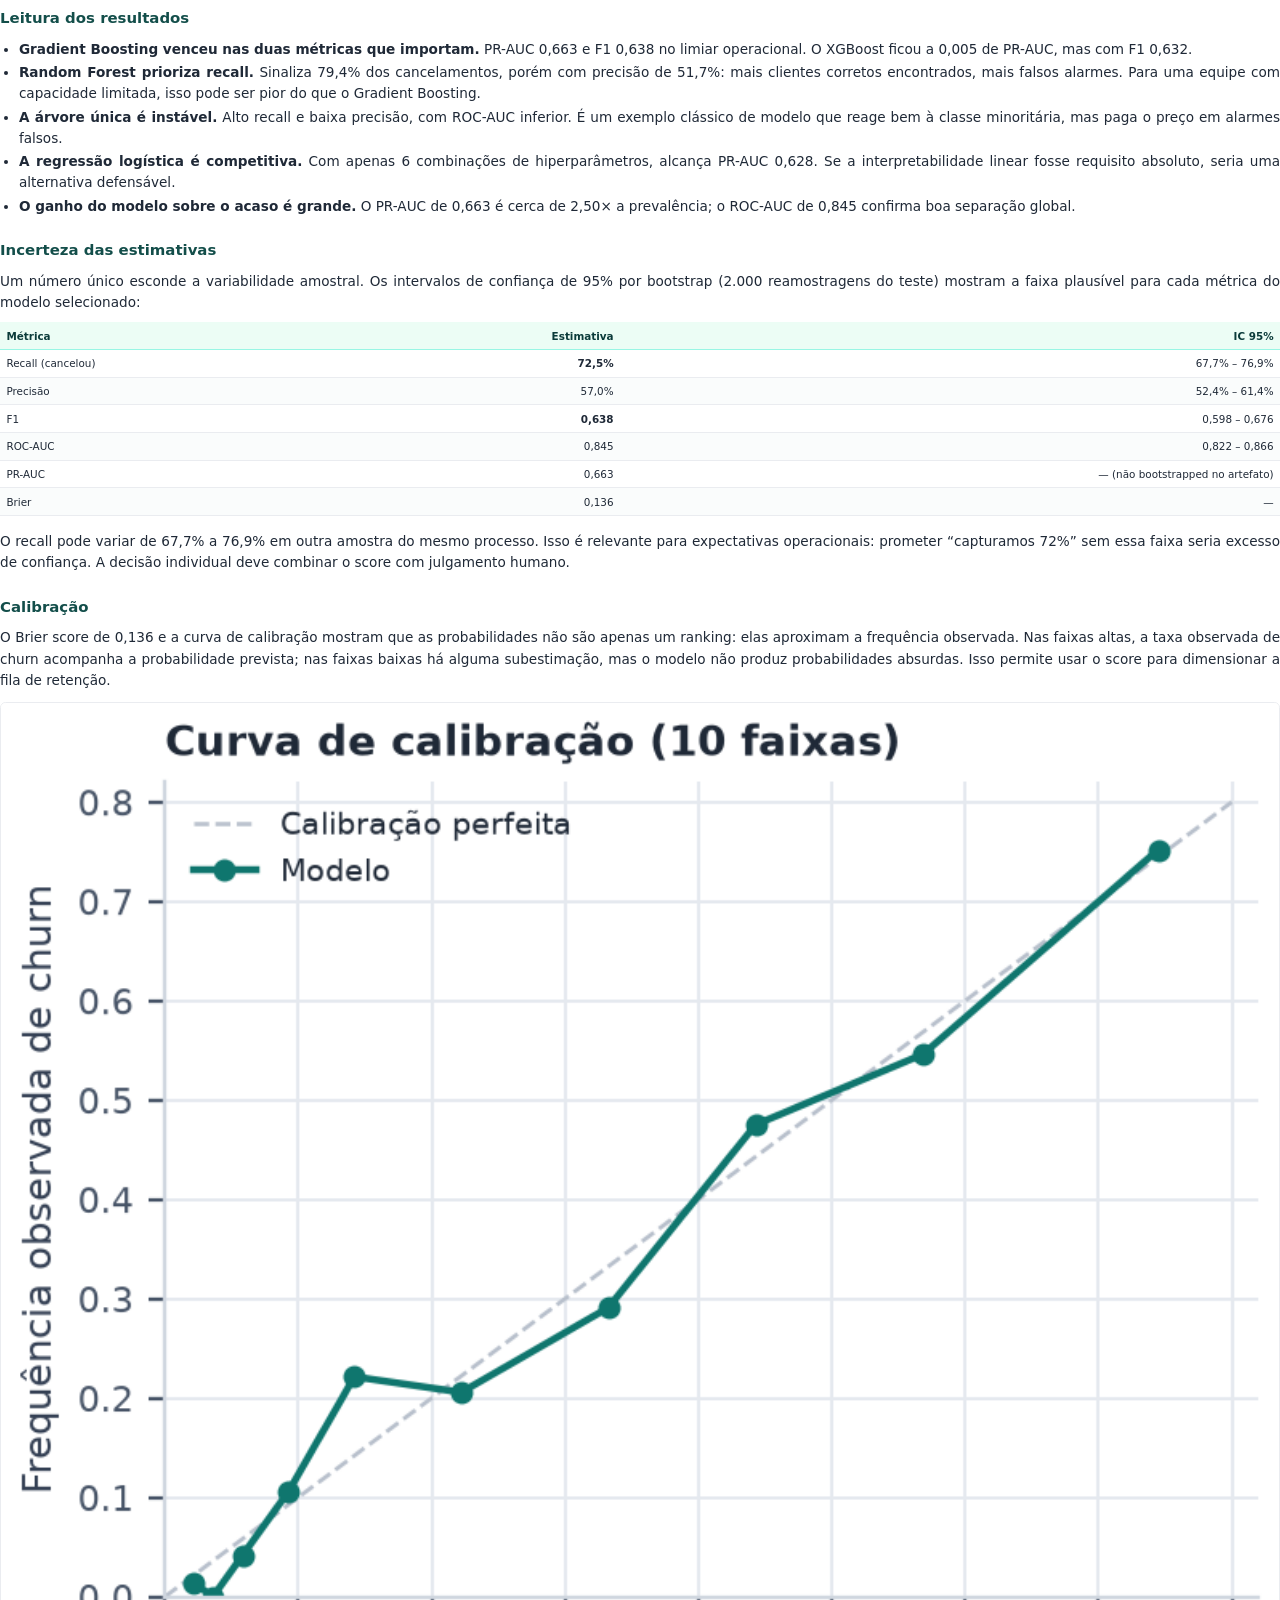
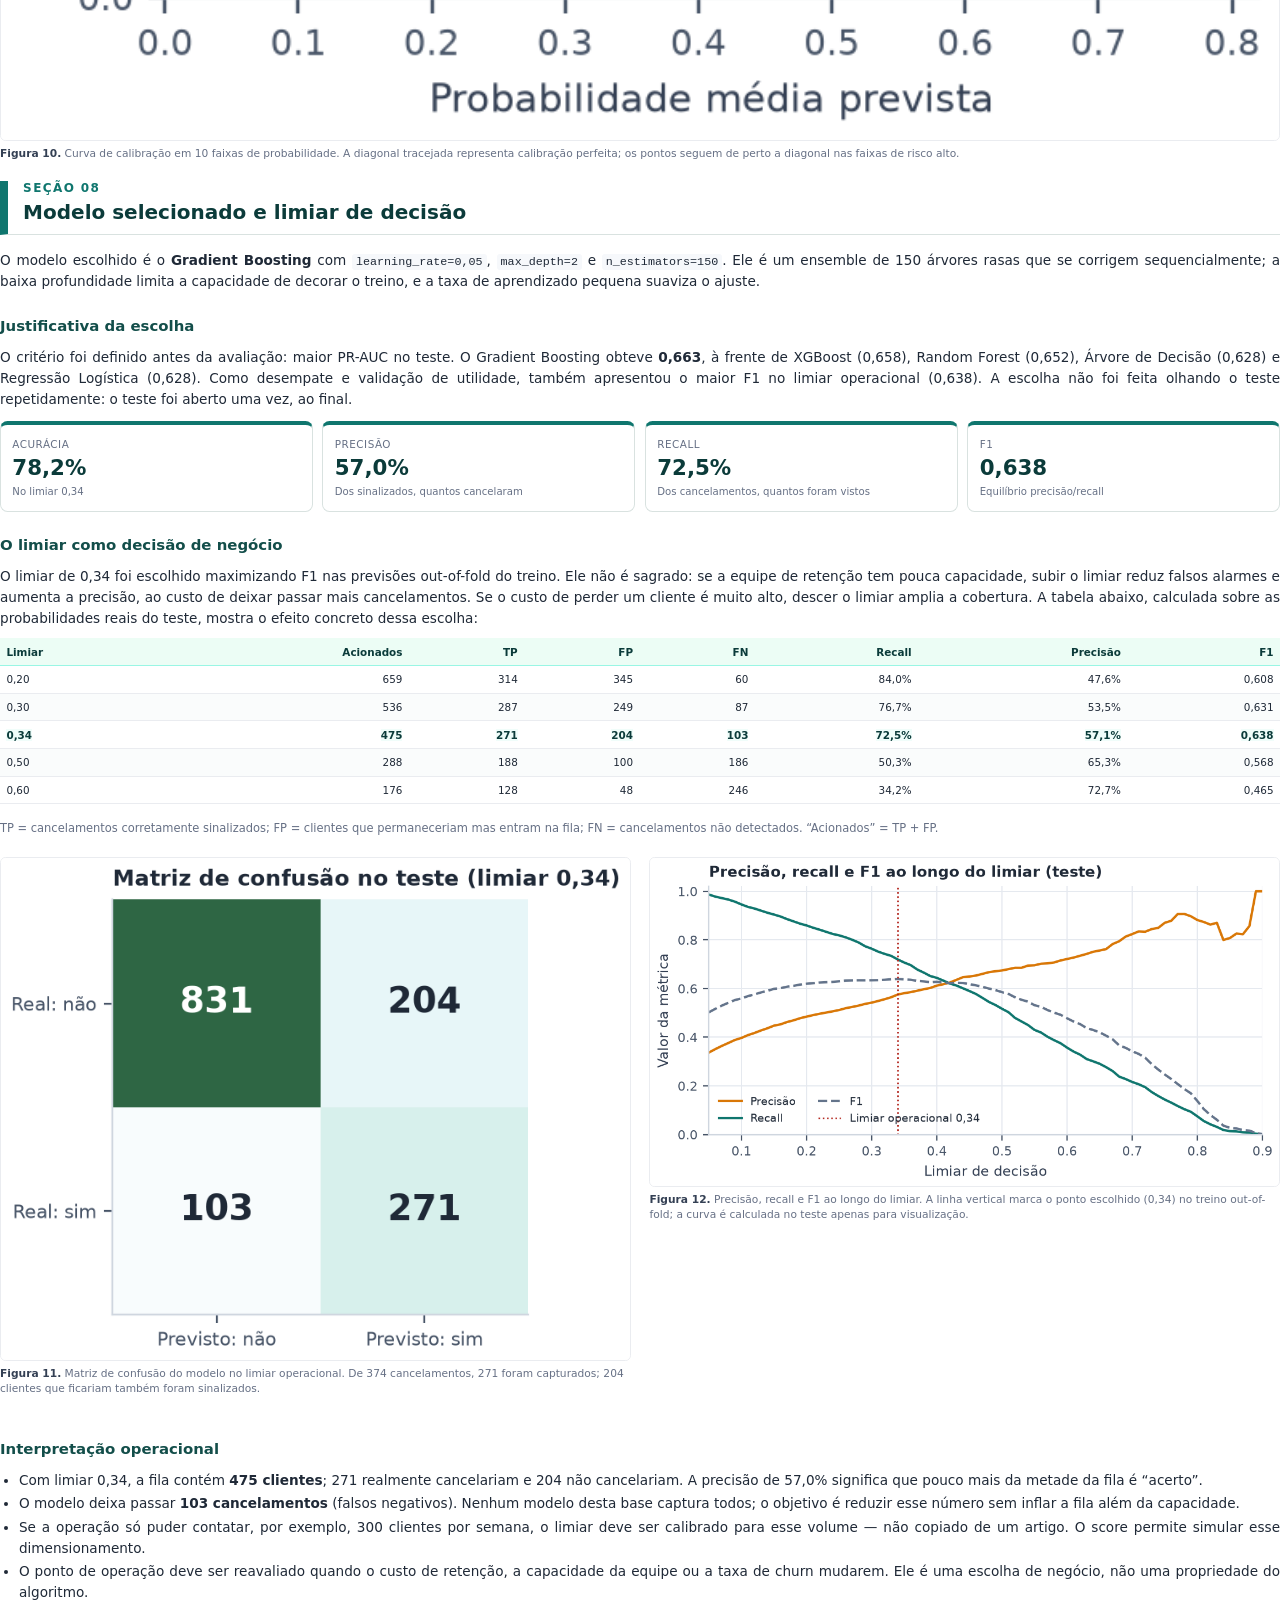
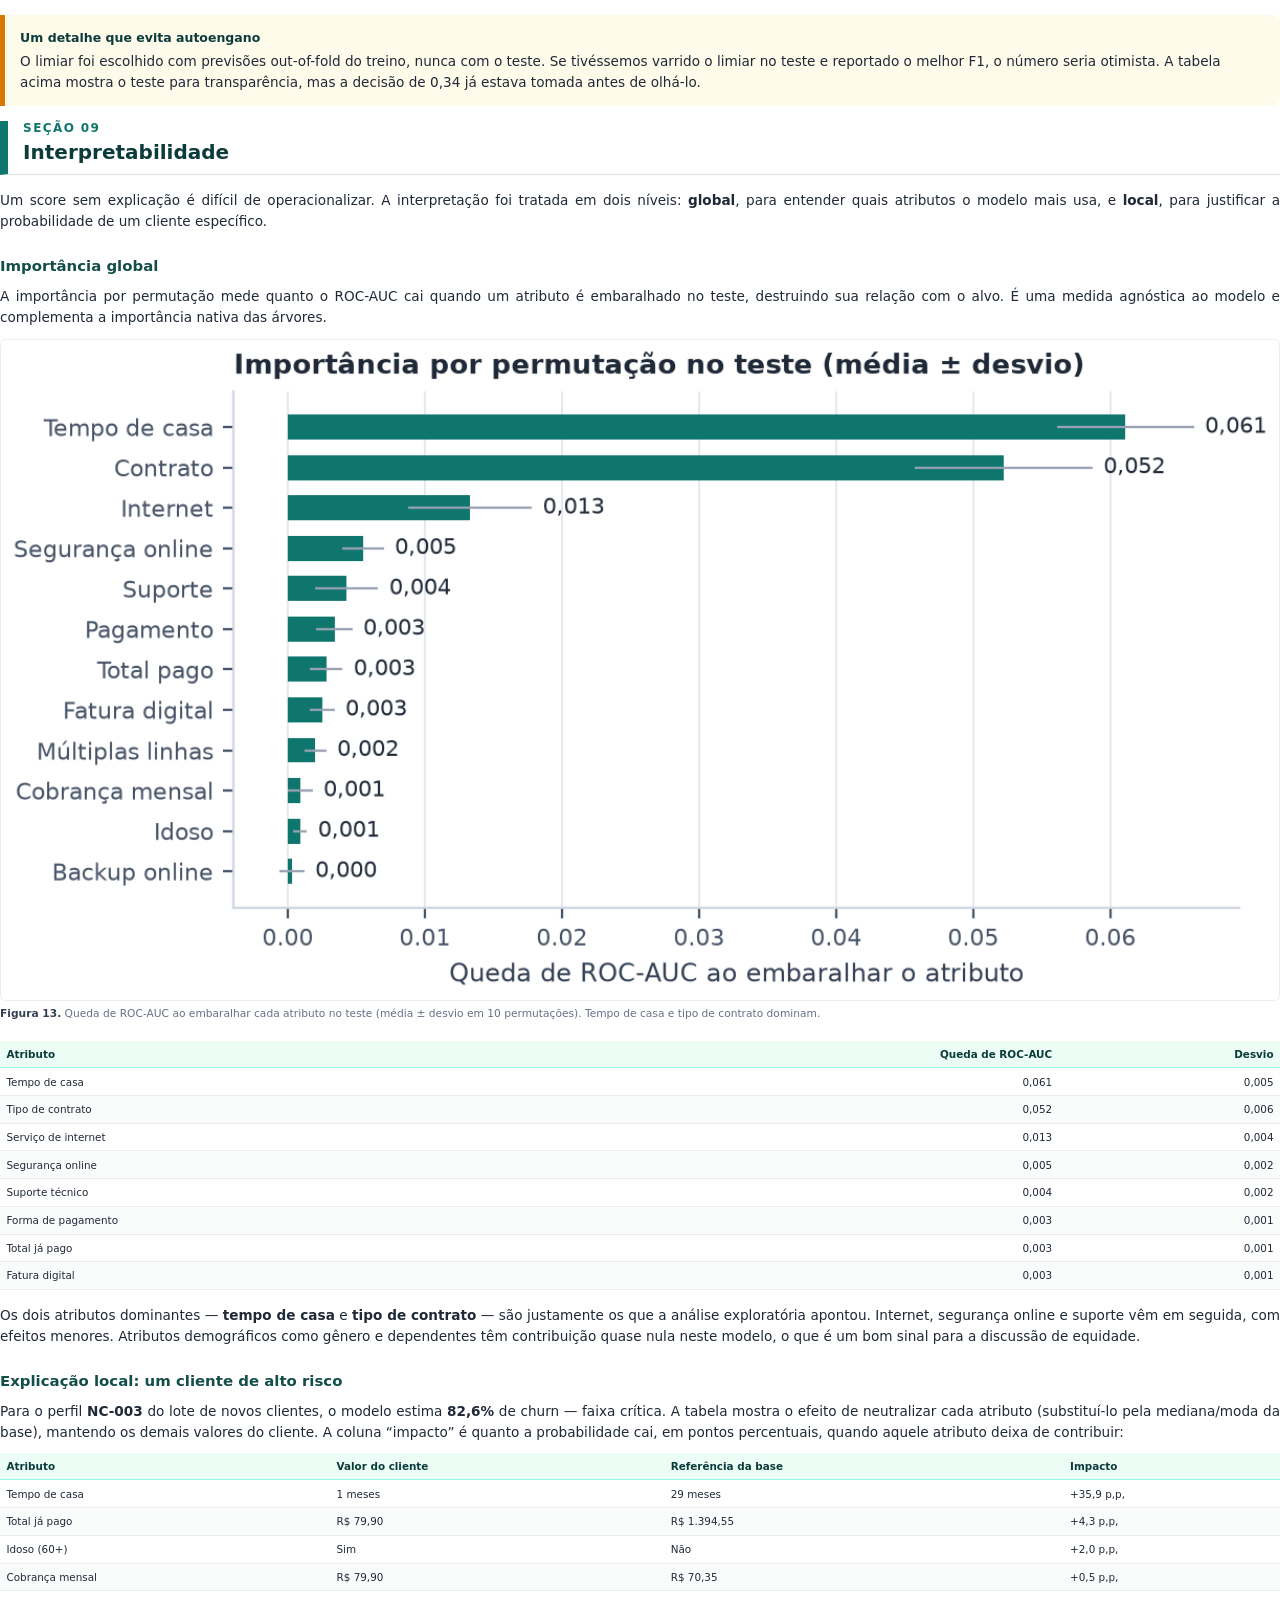
<file: relatorio/relatorio.html>
<!DOCTYPE html>
<html lang="pt-BR">
<head>
<meta charset="UTF-8">
<title>PREVIA AI — Relatório técnico de previsão de churn</title>
<meta name="author" content="Mario Joaquim Ferreira">
<meta name="description" content="Relatório técnico do projeto PREVIA AI: previsão de churn com a base IBM Telco Customer Churn.">
<style>
* { box-sizing: border-box; -webkit-print-color-adjust: exact; print-color-adjust: exact; }
@page { size: A4; margin: 16mm 15mm 15mm 15mm; }
@page :first { margin: 0; }
html, body { margin: 0; padding: 0; }
body {
  font-family: "Segoe UI", "DejaVu Sans", Arial, sans-serif;
  font-size: 10.2pt; line-height: 1.55; color: #1f2937; background: #fff;
}
p { margin: 0 0 8px; text-align: justify; }
strong { color: #0b3b3a; }
a { color: #0f766e; text-decoration: none; }
small, .small { font-size: 8.6pt; }
.muted { color: #667085; }
.mono { font-family: "Cascadia Mono", Consolas, monospace; font-size: 8.8pt; background: #f6f8fb; padding: 1px 4px; border-radius: 3px; }

/* ---------------- capa ---------------- */
.capa { height: 297mm; padding: 24mm 22mm; background: linear-gradient(160deg, #0b3b3a 0%, #0f5f59 55%, #0f766e 100%); color: #fff; position: relative; page-break-after: always; overflow: hidden; }
.capa:before { content: ""; position: absolute; width: 120mm; height: 120mm; border: 1.2mm solid rgba(94,234,212,.14); border-radius: 50%; right: -45mm; top: -35mm; }
.capa:after { content: ""; position: absolute; width: 80mm; height: 80mm; border: .8mm solid rgba(94,234,212,.16); border-radius: 50%; right: -20mm; bottom: 40mm; }
.capa .marca { display: flex; align-items: center; gap: 5mm; }
.capa .logo { width: 17mm; height: 17mm; border-radius: 4mm; background: #0f766e; border: .4mm solid rgba(94,234,212,.5); display: grid; place-items: center; }
.capa .logo svg { width: 11mm; height: 11mm; }
.capa .marca-nome { font-size: 20pt; font-weight: 700; letter-spacing: .5px; }
.capa .marca-nome span { color: #5eead4; }
.capa .marca-sub { font-size: 8.5pt; letter-spacing: 2.4px; text-transform: uppercase; color: rgba(255,255,255,.72); }
.capa .eyebrow { margin-top: 38mm; font-size: 9pt; letter-spacing: 3px; text-transform: uppercase; color: #5eead4; font-weight: 600; }
.capa h1 { font-size: 34pt; line-height: 1.08; margin: 4mm 0 5mm; font-weight: 700; letter-spacing: -.5px; }
.capa h1 em { color: #5eead4; font-style: normal; }
.capa .subtitulo { font-size: 13pt; color: rgba(255,255,255,.86); max-width: 150mm; line-height: 1.5; }
.capa .faixa { margin-top: 12mm; display: flex; gap: 4mm; flex-wrap: wrap; }
.capa .faixa div { border: .35mm solid rgba(94,234,212,.35); border-radius: 3mm; padding: 2.2mm 3.6mm; font-size: 8.2pt; color: rgba(255,255,255,.9); background: rgba(255,255,255,.04); }
.capa .rodape { position: absolute; left: 22mm; right: 22mm; bottom: 18mm; display: flex; justify-content: space-between; align-items: flex-end; font-size: 8.8pt; color: rgba(255,255,255,.75); border-top: .25mm solid rgba(255,255,255,.2); padding-top: 5mm; }
.capa .rodape b { color: #fff; display: block; font-size: 10pt; }

/* ---------------- estrutura ---------------- */
.conteudo { padding: 0; }
h2 { font-size: 15pt; color: #0b3b3a; margin: 0 0 4mm; padding: 0 0 2.4mm 4mm; border-left: 2.2mm solid #0f766e; border-bottom: .25mm solid #d9e2e0; page-break-after: avoid; line-height: 1.25; }
h2 .num { color: #0f766e; font-size: 9pt; letter-spacing: 1.4px; display: block; margin-bottom: 1mm; text-transform: uppercase; }
h3 { font-size: 11.2pt; color: #134e4a; margin: 6mm 0 2.2mm; page-break-after: avoid; }
h4 { font-size: 10pt; color: #0b3b3a; margin: 4mm 0 1.6mm; page-break-after: avoid; }
section { page-break-before: always; }
section.primeira { page-break-before: avoid; }
ul, ol { margin: 0 0 8px 5mm; padding: 0; }
li { margin-bottom: 2.4px; text-align: justify; }
hr { border: 0; border-top: .2mm solid #e4e7ec; margin: 6mm 0; }

/* ---------------- sumario ---------------- */
.sumario { page-break-after: always; }
.sumario h2 { margin-bottom: 6mm; }
.sumario ol { list-style: none; margin: 0; padding: 0; counter-reset: item; }
.sumario li { counter-increment: item; display: flex; align-items: baseline; gap: 2mm; font-size: 10.2pt; padding: 1.7mm 0; border-bottom: .2mm dotted #d0d5dd; }
.sumario li:before { content: counter(item, decimal-leading-zero); color: #0f766e; font-weight: 700; font-size: 8.6pt; width: 8mm; }
.sumario li span.t { flex: 1; }
.sumario li span.p { color: #667085; font-size: 9pt; }
.sumario .nota { margin-top: 7mm; font-size: 8.8pt; color: #667085; background: #f8fafc; border: .2mm solid #e4e7ec; border-radius: 2mm; padding: 4mm; }

/* ---------------- componentes ---------------- */
.callout { border-left: 1.4mm solid #0f766e; background: #f0fdfa; border-radius: 0 2mm 2mm 0; padding: 3.4mm 4mm; margin: 3mm 0 4mm; page-break-inside: avoid; }
.callout.amber { border-color: #d97706; background: #fffbeb; }
.callout.red { border-color: #b3261e; background: #fef3f2; }
.callout .tit { font-weight: 700; color: #0b3b3a; font-size: 9.4pt; margin-bottom: 1mm; display: block; }

.kpis { display: grid; grid-template-columns: repeat(4, 1fr); gap: 2.6mm; margin: 3mm 0 5mm; }
.kpi { border: .25mm solid #d9e2e0; border-top: 1.1mm solid #0f766e; border-radius: 2mm; padding: 3mm; background: #fff; page-break-inside: avoid; }
.kpi .v { font-size: 16pt; font-weight: 700; color: #0b3b3a; line-height: 1.1; }
.kpi .k { font-size: 7.8pt; color: #667085; text-transform: uppercase; letter-spacing: .5px; margin-bottom: 1mm; }
.kpi .d { font-size: 7.6pt; color: #667085; margin-top: 1mm; }

table { width: 100%; border-collapse: collapse; margin: 2.5mm 0 4mm; font-size: 8.4pt; page-break-inside: avoid; }
thead th { background: #ecfdf5; color: #0b3b3a; font-weight: 700; text-align: left; padding: 2mm 2.2mm; border-bottom: .3mm solid #99f6e4; }
tbody td { padding: 1.8mm 2.2mm; border-bottom: .2mm solid #eaecf0; vertical-align: top; }
tbody tr:nth-child(even) td { background: #fafcfc; }
table.num tbody td:not(:first-child), table.num thead th:not(:first-child) { text-align: right; }
table.compacta { font-size: 7.8pt; }
table.compacta td, table.compacta th { padding: 1.4mm 1.7mm; }
.destaque { background: #f0fdfa !important; font-weight: 600; color: #0b3b3a; }

figure { margin: 3mm 0 5mm; page-break-inside: avoid; }
figure img { width: 100%; display: block; border: .2mm solid #eaecf0; border-radius: 1.5mm; }
figcaption { font-size: 8pt; color: #667085; margin-top: 1.6mm; line-height: 1.4; }
figcaption b { color: #344054; }
.duas { display: grid; grid-template-columns: 1fr 1fr; gap: 5mm; align-items: start; }
.tres { display: grid; grid-template-columns: repeat(3, 1fr); gap: 4mm; }
.lado { display: grid; grid-template-columns: 1.15fr .85fr; gap: 6mm; align-items: start; }

.fluxo { display: flex; align-items: stretch; gap: 0; margin: 3mm 0 5mm; page-break-inside: avoid; }
.fluxo .etapa { flex: 1; border: .25mm solid #d9e2e0; border-radius: 2mm; padding: 2.6mm; text-align: center; background: #fff; }
.fluxo .etapa b { display: block; font-size: 8.4pt; color: #0b3b3a; }
.fluxo .etapa span { font-size: 7.4pt; color: #667085; }
.fluxo .seta { display: grid; place-items: center; width: 7mm; color: #0f766e; font-size: 12pt; }

.codigo { background: #0b3b3a; color: #d1fae5; border-radius: 2mm; padding: 3.4mm 4mm; font-family: "Cascadia Mono", Consolas, monospace; font-size: 8pt; line-height: 1.55; margin: 2.5mm 0 4mm; white-space: pre-wrap; page-break-inside: avoid; }
.codigo .c { color: #6ee7b7; }

.rubrica { margin-top: 8mm; padding-top: 4mm; border-top: .2mm solid #e4e7ec; font-size: 8.4pt; color: #667085; }
.fim { text-align: center; margin-top: 12mm; font-size: 8.6pt; color: #667085; }

/* ---------------- contracapa ---------------- */
.contracapa { page-break-before: always; background: linear-gradient(160deg, #0b3b3a 0%, #0f5f59 60%, #0f766e 100%); color: #fff; border-radius: 3mm; padding: 20mm 18mm; height: 250mm; position: relative; overflow: hidden; }
.contracapa:before { content: ""; position: absolute; width: 110mm; height: 110mm; border: 1mm solid rgba(94,234,212,.14); border-radius: 50%; right: -35mm; top: -30mm; }
.contracapa:after { content: ""; position: absolute; width: 70mm; height: 70mm; border: .7mm solid rgba(94,234,212,.16); border-radius: 50%; right: -15mm; bottom: 30mm; }
.contracapa .marca { display: flex; align-items: center; gap: 5mm; }
.contracapa .logo { width: 15mm; height: 15mm; border-radius: 3.5mm; background: #0f766e; border: .35mm solid rgba(94,234,212,.5); display: grid; place-items: center; }
.contracapa .logo svg { width: 9.5mm; height: 9.5mm; }
.contracapa .marca-nome { font-size: 17pt; font-weight: 700; letter-spacing: .5px; }
.contracapa .marca-nome span { color: #5eead4; }
.contracapa .marca-sub { font-size: 7.8pt; letter-spacing: 2.2px; text-transform: uppercase; color: rgba(255,255,255,.7); }
.contracapa .eyebrow { margin-top: 30mm; font-size: 8.5pt; letter-spacing: 3px; text-transform: uppercase; color: #5eead4; font-weight: 600; }
.contracapa h2 { color: #fff; border: 0; padding: 0; font-size: 25pt; margin: 3mm 0 9mm; }
.contracapa .links { display: grid; gap: 4mm; }
.contracapa .links div { border-left: 1mm solid #5eead4; padding: 3mm 5mm; background: rgba(255,255,255,.06); border-radius: 0 2mm 2mm 0; }
.contracapa .links b { display: block; font-size: 7.8pt; letter-spacing: 1.6px; text-transform: uppercase; color: #5eead4; margin-bottom: 1mm; }
.contracapa .links span { font-size: 10.5pt; }
.contracapa .nota { color: rgba(255,255,255,.8); font-size: 9pt; margin-top: 9mm; max-width: 145mm; }
.contracapa .rodape { position: absolute; left: 18mm; right: 18mm; bottom: 14mm; border-top: .25mm solid rgba(255,255,255,.22); padding-top: 4mm; font-size: 8.2pt; color: rgba(255,255,255,.72); display: flex; justify-content: space-between; }
</style>
</head>
<body>

<div class="capa">
  <div class="marca">
    <div class="logo">
      <svg viewBox="0 0 40 40" fill="none" xmlns="http://www.w3.org/2000/svg">
        <path d="M12 29V11h8.2a6.2 6.2 0 0 1 0 12.4H17V29" stroke="#5eead4" stroke-width="3.2" stroke-linecap="round" stroke-linejoin="round"/>
        <circle cx="28" cy="27.5" r="2.6" fill="#fbbf24"/>
      </svg>
    </div>
    <div>
      <div class="marca-nome">PREVIA<span> AI</span></div>
      <div class="marca-sub">Customer Retention</div>
    </div>
  </div>

  <div class="eyebrow">Relatório técnico · Machine Learning aplicado</div>
  <h1>Prever o churn<br>antes que o cliente <em>parta</em>.</h1>
  <p class="subtitulo">Análise da base pública IBM Telco Customer Churn, comparação de cinco algoritmos de
  classificação, seleção justificada do modelo, calibração do limiar de decisão e implantação de um
  painel interativo de retenção.</p>

  <div class="faixa">
    <div>7.043 clientes reais</div>
    <div>21 atributos por cliente</div>
    <div>5 algoritmos comparados</div>
    <div>Gradient Boosting selecionado</div>
    <div>PR-AUC 0,663 · ROC-AUC 0,845</div>
  </div>

  <div class="rodape">
    <div>
      <b>Mario Joaquim Ferreira</b>
      Projeto Atividade 03 · github.com/Mariozhin/Atividade-03
    </div>
    <div style="text-align:right">
      <b>24 de novembro de 2026</b>
      Documento gerado a partir de artifacts/resultados.json
    </div>
  </div>
</div>
<div class="conteudo">
<section class="sumario primeira">
  <h2><span class="num">Navegação</span>Sumário</h2>
  <ol><li><span class="t">Resumo executivo</span><span class="p">O problema, a solução e os números que a sustentam</span></li><li><span class="t">Contexto e definição do problema</span><span class="p">Por que churn importa e o que o modelo se propõe a fazer</span></li><li><span class="t">Base de dados</span><span class="p">Origem, estrutura, qualidade e divisão treino/teste</span></li><li><span class="t">Análise exploratória</span><span class="p">Onde o cancelamento se concentra e por quê</span></li><li><span class="t">Metodologia</span><span class="p">Protocolo experimental, métricas e prevenção de vazamento</span></li><li><span class="t">Algoritmos comparados</span><span class="p">Como cada família aprende e quais grades foram testadas</span></li><li><span class="t">Resultados</span><span class="p">Desempenho no teste, intervalos de confiança e comparação</span></li><li><span class="t">Modelo selecionado e limiar</span><span class="p">Por que o Gradient Boosting e como o ponto de operação foi escolhido</span></li><li><span class="t">Interpretabilidade</span><span class="p">Importância global, explicação local e leitura de negócio</span></li><li><span class="t">Do modelo à operação</span><span class="p">API, painel, versão estática e link público</span></li><li><span class="t">Limitações, ética e governança</span><span class="p">O que o modelo não prova e como usá-lo com responsabilidade</span></li><li><span class="t">Conclusão</span><span class="p">Síntese, contribuições e próximos passos</span></li><li><span class="t">Reprodutibilidade e referências</span><span class="p">Comandos, ambiente, sementes e fontes</span></li><li><span class="t">Anexos</span><span class="p">Dicionário de variáveis, ficha técnica e glossário</span></li></ol>
  <div class="nota">
    <b>Transparência sobre os dados.</b> O modelo foi treinado e avaliado sobre a base pública real
    IBM Telco Customer Churn. Nenhum indicador deste relatório foi simulado: todos vêm de
    <span class="mono">artifacts/resultados.json</span>, produzido por <span class="mono">src/train.py</span>.
    Apenas os 12 perfis de <span class="mono">data/novos_clientes.csv</span> usados no simulador são
    entradas fictícias criadas para demonstrar o uso do modelo; as probabilidades devolvidas para eles
    são calculadas pelo modelo treinado.
  </div>
  <div class="callout "><span class="tit">Leitura recomendada</span>O painel publicado em <b>https://mariozhin.github.io/Atividade-03/</b> contém todas as seções deste relatório de forma interativa, incluindo simulador de risco. O PDF que você lê agora documenta a metodologia, os resultados e as limitações por trás daquele painel.</div>
</section>

<section>
  <h2><span class="num">Seção 01</span>Resumo executivo</h2>
  <p>O cancelamento de clientes (<i>churn</i>) é um dos principais drenos de receita em telecomunicações:
  adquirir um cliente novo costuma custar mais do que manter um cliente existente, e o cancelamento
  reduz a base recorrente justamente quando a operação já investiu em aquisição e instalação. Este
  projeto constrói, mede e disponibiliza um sistema capaz de estimar a probabilidade de cancelamento
  de cada cliente, permitindo que a equipe de retenção priorize esforços antes que a decisão do cliente
  se concretize.</p>

  <p>A base utilizada é a <b>IBM Telco Customer Churn</b>, pública e real, com <b>7.043 clientes</b>
  e <b>21 colunas</b>. Desses clientes, <b>1.869 cancelaram</b>
  (26,5%) e <b>5.174 permaneceram</b> — uma base desbalanceada, em que
  a acurácia é uma métrica enganosa. Foram comparados cinco algoritmos de classificação sob o mesmo
  protocolo, com ajuste de hiperparâmetros por validação cruzada apenas no treino e uma única avaliação
  no teste reservado.</p>

  <div class="kpis"><div class="kpi"><div class="k">Clientes na base</div><div class="v">7.043</div><div class="d">Base pública real IBM Telco</div></div><div class="kpi"><div class="k">Taxa de churn</div><div class="v">26,5%</div><div class="d">1.869 cancelaram</div></div><div class="kpi"><div class="k">PR-AUC no teste</div><div class="v">0,663</div><div class="d">Critério de seleção definido antes do teste</div></div><div class="kpi"><div class="k">Recall no limiar</div><div class="v">72,5%</div><div class="d">271 de 374 cancelamentos capturados</div></div></div>

  <h3>Resultado em uma linha</h3>
  <table class=""><thead><tr><th>Item</th><th>Valor</th></tr></thead><tbody><tr><td>Modelo selecionado</td><td><b>Gradient Boosting</b> (learning_rate=0,05 · max_depth=2 · n_estimators=150)</td></tr><tr><td>Critério de seleção</td><td>PR-AUC (<i>average precision</i>) no conjunto de teste, definido antes da avaliação</td></tr><tr><td>PR-AUC (teste)</td><td><b>0,663</b></td></tr><tr><td>ROC-AUC (teste)</td><td><b>0,845</b> (IC 95%: 0,822–0,866)</td></tr><tr><td>Limiar operacional</td><td><b>0,34</b> (escolhido por F1 em previsões out-of-fold do treino)</td></tr><tr><td>Recall / Precisão / F1</td><td><b>72,5%</b> / 57,0% / <b>0,638</b></td></tr><tr><td>Matriz de confusão</td><td>TN 831 · FP 204 · FN 103 · <b>TP 271 de 374 churners</b></td></tr></tbody></table>

  <h3>O que os números mostram</h3>
  <ul>
    <li><b>O modelo captura a maior parte dos cancelamentos.</b> No limiar 0,34, ele sinaliza
    271 dos 374 clientes que efetivamente cancelaram no teste (72,5% de recall),
    com precisão de 57,0%.</li>
    <li><b>Há um custo de triagem explícito.</b> Para capturar esses 271 clientes, a fila de retenção inclui
    204 clientes que permaneceriam — os falsos alarmes. O limiar é o botão que regula esse trade-off,
    e não um detalhe técnico.</li>
    <li><b>A escolha do algoritmo foi baseada em métrica adequada ao desbalanceamento.</b> O Gradient Boosting
    obteve o maior PR-AUC (0,663) e o melhor F1 no limiar (0,638). O XGBoost ficou próximo
    (PR-AUC 0,658), mas com F1 menor.</li>
    <li><b>O baseline revela o perigo da acurácia.</b> Um classificador que sempre responde “não cancela”
    acerta 73,5% dos casos e ainda assim tem recall zero: não encontra um único cliente em risco.</li>
    <li><b>O modelo é interpretável e operacionalizável.</b> Importâncias por permutação, explicações SHAP na API
    e um painel web permitem transformar a probabilidade em ação de retenção priorizada.</li>
  </ul>
</section>

<section>
  <h2><span class="num">Seção 02</span>Contexto e definição do problema</h2>
  <p>Em serviços por assinatura, o cliente pode encerrar o vínculo a qualquer momento. Quando isso ocorre,
  a empresa perde a receita futura, o custo de aquisição já incorrido e, muitas vezes, a oportunidade de
  vender serviços adicionais. Em telecomunicações, a competição por preço, a maturidade do mercado e a
  facilidade de troca de operadora tornam a retenção um problema permanente de operação — não apenas
  um evento pontual.</p>

  <p>A pergunta deste projeto é deliberadamente restrita: <b>dado o perfil contratual e de consumo de um
  cliente, qual é a probabilidade de ele cancelar?</b> O objetivo não é explicar causalmente por que o
  cliente cancela, nem prever a data exata do cancelamento. É produzir um <b>ranking de risco</b> confiável
  o suficiente para orientar a fila de retenção, acompanhado de uma estimativa de probabilidade que
  permita comparar clientes e dimensionar o esforço.</p>

  <h3>Por que tratar o problema como classificação binária</h3>
  <p>O alvo observado na base é binário (<span class="mono">Churn = Yes/No</span>). Formalmente, queremos
  aprender uma função <span class="mono">f(x) → [0,1]</span> que estime <span class="mono">P(Churn = Yes | x)</span>
  a partir de 21 atributos. A saída contínua é preferível a uma resposta binária seca porque permite:</p>
  <ul>
    <li>ordenar clientes por risco e concentrar o esforço nos mais altos;</li>
    <li>escolher um limiar de decisão compatível com a capacidade da equipe de retenção;</li>
    <li>comunicar incerteza e calibrar ofertas (um cliente com 80% de risco não é o mesmo que um com 35%);</li>
    <li>monitorar a distribuição dos scores ao longo do tempo, mesmo sem rótulos imediatos.</li>
  </ul>

  <h3>Requisitos do projeto</h3>
  <div class="tres">
    <div class="callout" style="margin:0"><span class="tit">Rigor</span>Divisão treino/teste antes de qualquer ajuste;
    pré-processamento dentro do pipeline; nenhuma informação do teste usada para escolher modelo ou limiar.</div>
    <div class="callout" style="margin:0"><span class="tit">Utilidade</span>Métrica adequada a classes desbalanceadas;
    ponto de operação justificado; saída interpretável para quem toma a decisão de contatar o cliente.</div>
    <div class="callout" style="margin:0"><span class="tit">Reprodutibilidade</span>Semente fixa, artefatos persistidos,
    scripts de treino e de geração do relatório, além de uma versão publicada que dispensa servidor.</div>
  </div>

  <h3>Questões que o estudo responde</h3>
  <ol>
    <li>Quais variáveis concentram o sinal de cancelamento nesta base?</li>
    <li>Qual algoritmo entrega o melhor equilíbrio precisão/recall para a classe minoritária?</li>
    <li>Qual limiar de decisão traduz o modelo em uma operação viável?</li>
    <li>O desempenho se sustenta fora da amostra de treino, com incerteza quantificada?</li>
    <li>Como levar o resultado para uma interface acessível sem comprometer a fidelidade dos números?</li>
  </ol>

  <p class="muted small">Escopo excluído: causalidade, uplift (efeito de uma oferta específica), séries temporais
  de cancelamento e precificação. Esses temas aparecem nas limitações e nos próximos passos.</p>
</section>

<section>
  <h2><span class="num">Seção 03</span>Base de dados</h2>
  <p>A base é a <b>IBM Telco Customer Churn</b>, disponibilizada publicamente pela IBM e amplamente usada como
  referência em problemas de retenção. Ela descreve uma operadora de telecomunicações com
  <b>7.043 clientes</b>, <b>21 colunas</b> e um rótulo histórico de cancelamento.
  Todos os rótulos são observados — não há dados sintéticos no treino ou na avaliação.</p>

  <table class=""><thead><tr><th>Aspecto</th><th>Conteúdo</th></tr></thead><tbody><tr><td>Fonte</td><td>IBM Telco Customer Churn (pública)</td></tr><tr><td>URL</td><td>raw.githubusercontent.com/IBM/telco-customer-churn-on-icp4d/master/data/Telco-Customer-Churn.csv</td></tr><tr><td>Registros</td><td><b>7.043</b> clientes</td></tr><tr><td>Colunas brutas</td><td>21 (19 atributos + customerID + alvo Churn)</td></tr><tr><td>Atributos no modelo</td><td><b>21</b> (19 originais + 2 derivados)</td></tr><tr><td>Alvo</td><td>Churn: Yes (cancelou) / No (permaneceu)</td></tr><tr><td>Taxa de churn</td><td><b>26,5%</b> — 1.869 cancelaram e 5.174 permaneceram</td></tr><tr><td>Divisão</td><td>80/20 estratificada: <b>5.634 treino</b> / <b>1.409 teste</b> (semente 42)</td></tr><tr><td>Valores ausentes</td><td>11 células em branco em TotalCharges (clientes com tenure = 0)</td></tr><tr><td>Colunas após one-hot</td><td>47 colunas numéricas (com agrupamento de categorias raras)</td></tr></tbody></table>

  <h3>Qualidade e tratamento</h3>
  <p>A única ausência relevante está em <span class="mono">TotalCharges</span>: 11
  clientes com tempo de casa zero ainda não haviam sido faturados. O valor foi convertido para número e
  preenchido com <b>0</b>, decisão coerente com o significado do campo. O identificador
  <span class="mono">customerID</span> foi removido para evitar memorização de identidades. As categorias
  raras foram agrupadas pelo <span class="mono">OneHotEncoder</span> (<span class="mono">min_frequency=10</span>),
  reduzindo dimensionalidade sem perder o sinal das categorias frequentes.</p>

  <h3>Engenharia de atributos</h3>
  <p>Dois atributos derivados foram criados de forma determinística, dentro da mesma função usada em treino
  e inferência:</p>
  <ul>
    <li><b>ServicosContratados:</b> contagem de serviços de valor agregado contratados (segurança, backup,
    proteção, suporte, streaming de TV e de filmes), de 0 a 6.</li>
    <li><b>CobrancaMedia:</b> <span class="mono">TotalCharges ÷ tenure</span>; quando <span class="mono">tenure = 0</span>,
    usa a cobrança mensal corrente como <i>proxy</i>, evitando divisão por zero.</li>
  </ul>
  <p>Esses atributos condensam informação que o modelo dificilmente reconstruiria sozinho com árvores rasas:
  a intensidade de uso de serviços e o gasto médio efetivo por mês de relacionamento.</p>
</section>

<section>
  <h2><span class="num">Seção 04</span>Análise exploratória</h2>
  <p>Antes de escolher qualquer algoritmo, a base foi examinada para entender onde o cancelamento se
  concentra. Os gráficos abaixo são calculados sobre os 7.043 registros e explicam por que
  variáveis como tipo de contrato e tempo de casa carregam tanto sinal preditivo.</p>

  <div class="duas">
    <div><figure><img src="figuras/churn_contrato.png" alt="Taxa de churn por tipo de contrato. Contratos mensais concentram risco quase quatro vezes maior que contratos de dois anos."><figcaption><b>Figura 1.</b> Taxa de churn por tipo de contrato. Contratos mensais concentram risco quase quatro vezes maior que contratos de dois anos.</figcaption></figure></div>
    <div><figure><img src="figuras/churn_tenure.png" alt="Taxa de churn por faixa de tempo de casa. O risco cai monotonicamente com a permanência."><figcaption><b>Figura 2.</b> Taxa de churn por faixa de tempo de casa. O risco cai monotonicamente com a permanência.</figcaption></figure></div>
  </div>

  <figure><img src="figuras/internet_pagamento.png" alt="Churn por serviço de internet (à esquerda) e por forma de pagamento (à direita). Fibra óptica e cheque eletrônico aparecem como os grupos de maior risco."><figcaption><b>Figura 3.</b> Churn por serviço de internet (à esquerda) e por forma de pagamento (à direita). Fibra óptica e cheque eletrônico aparecem como os grupos de maior risco.</figcaption></figure>

  <div class="lado">
    <div>
      <figure><img src="figuras/hist_mensalidade.png" alt="Distribuição da cobrança mensal dentro de cada classe, em percentual da própria classe. Quem cancela tende a pagar mais por mês."><figcaption><b>Figura 4.</b> Distribuição da cobrança mensal dentro de cada classe, em percentual da própria classe. Quem cancela tende a pagar mais por mês.</figcaption></figure>
    </div>
    <div>
      <figure><img src="figuras/servicos.png" alt="Churn por quantidade de serviços de valor agregado. Mais serviços contratados associam-se a menor cancelamento."><figcaption><b>Figura 5.</b> Churn por quantidade de serviços de valor agregado. Mais serviços contratados associam-se a menor cancelamento.</figcaption></figure>
    </div>
  </div>

  <figure><img src="figuras/correlacao.png" alt="Correlação de Pearson entre variáveis numéricas e o churn. Tempo de casa é a correlação negativa mais forte; cobrança mensal e média são positivas."><figcaption><b>Figura 6.</b> Correlação de Pearson entre variáveis numéricas e o churn. Tempo de casa é a correlação negativa mais forte; cobrança mensal e média são positivas.</figcaption></figure>

  <h3>Leituras que orientam o modelo</h3>
  <ul>
    <li><b>Contrato mensal é o maior bolsão de risco.</b> 42,7% dos clientes
    nesse regime cancelaram, contra 11,3% no contrato de um ano e
    2,8% no de dois anos. O contrato funciona como um compromisso que
    reduz a oportunidade de saída — e o modelo aprende essa associação.</li>
    <li><b>O risco é maior no começo do relacionamento.</b> Na faixa de 0 a 6 meses, a taxa é
    52,9%; após 49 meses, cai para 9,5%.
    A média de tempo de casa de quem cancelou é 18,00 meses, contra
    37,60 de quem ficou.</li>
    <li><b>Fibra óptica e cheque eletrônico pedem atenção.</b> A fibra tem 7,4%
    de churn (contra 19,0% no DSL e 41,9% sem internet),
    e o cheque eletrônico chega a 45,3%,
    bem acima dos débitos automáticos. São associações, não causas: pode haver seleção de perfil por trás delas.</li>
    <li><b>Preço pesa.</b> A cobrança média mensal de quem cancelou é 74,44,
    contra 61,27 de quem ficou.</li>
    <li><b>Vínculo por serviços reduz risco.</b> Clientes com seis serviços de valor agregado têm
    5,3% de churn; com apenas um serviço, 45,8%.
    A relação não é perfeitamente monotônica na base inteira, mas o padrão geral é claro.</li>
  </ul>

  <h3>Por que a acurácia não basta</h3>
  <p>Um classificador que sempre responde “não cancela” acerta <b>73,5%</b> dos casos e tem
  <b>recall zero</b>: não identifica nenhum cliente em risco. A acurácia premia o acerto na classe majoritária
  e esconde o custo operacional do problema. Por isso o critério de seleção foi o <b>PR-AUC</b>
  (<i>average precision</i>), que olha para a classe positiva, e o ponto de operação foi escolhido por F1
  nas previsões out-of-fold do treino.</p>

  <div class="callout amber"><span class="tit">Cuidado com leitura causal</span>As associações acima descrevem quem cancela, não necessariamente o que faria alguém deixar de cancelar. Um contrato de dois anos está associado a menor churn, mas forçar a migração contratual não garante o mesmo efeito. O modelo é uma ferramenta de priorização, não de política comercial.</div>
</section>

<section>
  <h2><span class="num">Seção 05</span>Metodologia</h2>
  <p>O protocolo foi desenhado para responder a uma pergunta simples: <b>qual modelo entrega o melhor
  ranking de risco, medido de forma honesta?</b> Para isso, todas as decisões que poderiam “espiar” o teste
  foram tomadas antes da avaliação final, e o teste foi usado uma única vez.</p>

  <div class="fluxo">
    <div class="etapa"><b>Dados</b><span>7.043 clientes</span></div>
    <div class="seta">→</div>
    <div class="etapa"><b>Limpeza</b><span>tipos + 2 derivados</span></div>
    <div class="seta">→</div>
    <div class="etapa"><b>Divisão</b><span>80/20 estratificada</span></div>
    <div class="seta">→</div>
    <div class="etapa"><b>Pipeline</b><span>scaler + one-hot</span></div>
    <div class="seta">→</div>
    <div class="etapa"><b>Busca</b><span>5 folds · ROC-AUC</span></div>
    <div class="seta">→</div>
    <div class="etapa"><b>Teste</b><span>uma única avaliação</span></div>
  </div>

  <h3>Etapas</h3>
  <ol>
    <li><b>Limpeza e engenharia de atributos</b> em <span class="mono">src/features.py</span>, fonte única para
    treino e inferência.</li>
    <li><b>Divisão estratificada 80/20</b> com semente 42: 5.634 clientes para
    treino e 1.409 para teste, preservando a taxa de churn.</li>
    <li><b>Pré-processamento dentro do Pipeline:</b> padronização das seis variáveis numéricas e one-hot das
    quinze categóricas com agrupamento de categorias raras. Ajuste apenas no treino.</li>
    <li><b>Busca de hiperparâmetros</b> por <span class="mono">GridSearchCV</span> com 5 folds estratificados,
    otimizando ROC-AUC. A métrica de busca é independente de limiar e menos sensível ao desbalanceamento
    que a acurácia.</li>
    <li><b>Previsões out-of-fold (OOF)</b> no treino para escolher o limiar por F1, de modo que o teste não
    participe dessa decisão.</li>
    <li><b>Avaliação final única</b> no teste reservado, com métricas no limiar 0,50 e no limiar operacional.</li>
    <li><b>Incerteza:</b> intervalos de confiança de 95% por bootstrap (2.000 reamostragens).</li>
    <li><b>Interpretação:</b> importância por permutação no teste e explicações SHAP na API.</li>
  </ol>

  <h3>Prevenção de vazamento</h3>
  <p>A divisão é feita <b>antes</b> de qualquer limpeza ou transformação. <span class="mono">StandardScaler</span>
  e <span class="mono">OneHotEncoder</span> vivem dentro de um <span class="mono">Pipeline</span> ajustado
  somente nos 5.634 clientes de treino. Isso significa que médias, desvios e categorias
  não “veem” o teste. O mesmo módulo <span class="mono">src/features.py</span> é usado pelo treino e pela API,
  eliminando divergência entre treino e produção (<i>train/serve skew</i>).</p>

  <div class="callout amber"><span class="tit">Por que a divisão estratificada importa</span>Com 26,5% de churn, uma divisão puramente aleatória poderia produzir conjuntos com taxas diferentes por acaso. A estratificação preserva a proporção de cancelamentos em treino e teste, tornando a comparação entre modelos mais estável — especialmente importante para a classe minoritária.</div>

  <h3>Métricas e por que cada uma foi usada</h3>
  <table class=""><thead><tr><th>Métrica</th><th>O que mede</th><th>Papel no projeto</th></tr></thead><tbody><tr><td>ROC-AUC</td><td>Capacidade de ordenar positivos acima de negativos em todos os limiares</td><td>Comparação entre modelos e busca de hiperparâmetros</td></tr><tr><td>PR-AUC</td><td>Área sob a curva precisão × recall, focada na classe positiva</td><td><b>Critério de seleção</b> — adequado ao desbalanceamento</td></tr><tr><td>Precisão</td><td>Dos clientes sinalizados, quantos realmente cancelaram</td><td>Custo de falsos alarmes na fila de retenção</td></tr><tr><td>Recall</td><td>Dos clientes que cancelaram, quantos foram sinalizados</td><td>Cobertura do problema; métrica central para retenção</td></tr><tr><td>F1</td><td>Média harmônica entre precisão e recall</td><td>Escolha do limiar operacional (OOF do treino)</td></tr><tr><td>Brier</td><td>Erro quadrático médio das probabilidades</td><td>Qualidade da calibração das probabilidades</td></tr><tr><td>Acurácia</td><td>Acertos totais</td><td>Apenas descritiva; não usada para selecionar</td></tr></tbody></table>

  <h3>Escolha do limiar</h3>
  <p>O modelo devolve uma probabilidade; a operação precisa de uma decisão binária. O limiar foi escolhido
  maximizando F1 nas previsões OOF do treino, resultando em <b>0,34</b>. Esse valor não foi
  ajustado no teste. A seção 8 mostra o efeito de outros limiares e discute o trade-off em termos de negócio.</p>

  <h3>Comparação justa entre algoritmos</h3>
  <p>Todos os candidatos foram treinados nos mesmos 5.634 clientes, avaliados nos mesmos
  1.409 clientes, com o mesmo pré-processamento e a mesma grade de validação. Nenhum
  algoritmo recebeu tratamento privilegiado. As grades e os tempos de busca são apresentados na próxima seção.</p>

  <div class="callout "><span class="tit">Semente e determinismo</span>Todo o experimento usa a semente 42. O treino completo levou 41,30 s e é determinístico para esta versão das bibliotecas. Se o modelo for retreinado, a API precisa ser reiniciada porque mantém os resultados em cache.</div>
</section>

<section>
  <h2><span class="num">Seção 06</span>Algoritmos comparados</h2>
  <p>Cinco famílias diferentes foram colocadas lado a lado. A diversidade é intencional: modelos lineares
  oferecem simplicidade e interpretabilidade; árvores capturam interações; ensembles reduzem variância ou
  corrigem viés de forma sequencial. Comparar todos sob o mesmo protocolo evita escolher por preferência
  pessoal.</p>

  <h3>1. Regressão Logística</h3>
  <p>Modelo linear que estima o log-odds do churn como combinação das variáveis:
  <span class="mono">log(p/(1−p)) = β₀ + βᵀx</span>. É simples, estável e altamente interpretável, mas precisa
  que interações e não linearidades sejam representadas explicitamente. A regularização controla overfitting;
  o parâmetro <span class="mono">class_weight</span> permite compensar o desbalanceamento. Serviu como
  referência forte de simplicidade.</p>

  <h3>2. Árvore de Decisão (CART)</h3>
  <p>Uma única árvore particiona o espaço de atributos com cortes que maximizam a pureza dos nós. É fácil de
  explicar, mas instável: pequenas mudanças nos dados podem mudar a estrutura. A profundidade e o número
  mínimo de folhas foram limitados para evitar decorar o treino. Mesmo assim, foi o modelo com maior recall
  e menor precisão — muitos alarmes falsos.</p>

  <h3>3. Random Forest</h3>
  <p>Um ensemble de muitas árvores treinadas em amostras <i>bootstrap</i> e subconjuntos aleatórios de
  atributos. A média reduz a variância da árvore única e melhora a generalização. O parâmetro
  <span class="mono">class_weight</span> foi testado para dar mais peso à classe minoritária. É robusto,
  porém menos interpretável e, neste problema, ficou atrás em PR-AUC.</p>

  <h3>4. Gradient Boosting</h3>
  <p>Ensemble aditivo de árvores rasas. Cada nova árvore é ajustada ao resíduo (gradiente negativo da
  entropia cruzada) das anteriores e somada com fator de aprendizado ν:</p>
  <div class="codigo">F₀(x) = log(p / (1 − p))
rᵢ   = yᵢ − sigmoid(F_{m−1}(xᵢ))
Fₘ(x) = F_{m−1}(x) + ν · hₘ(x)
P(churn) = sigmoid(F_M(x))</div>
  <p>Árvores de profundidade 2 capturam interações simples (por exemplo, contrato mensal <b>e</b> pouco tempo
  de casa) sem decorar o treino. A taxa de aprendizado baixa (0,05) com 150 árvores produz um ajuste suave
  e calibrado. Foi o modelo selecionado.</p>

  <h3>5. XGBoost</h3>
  <p>Implementação de gradient boosting com regularização explícita, otimização de segunda ordem e
  tratamento eficiente de dados esparsos. É uma alternativa industrial forte e ficou muito próxima do
  Gradient Boosting do scikit-learn. A grade incluiu <span class="mono">scale_pos_weight</span> para
  compensar o desbalanceamento. A diferença final de PR-AUC foi pequena, mas o F1 no limiar foi menor.</p>

  <h3>Grades de busca e custo computacional</h3>
  <table class="compacta"><thead><tr><th>Algoritmo</th><th>Família</th><th>Melhores hiperparâmetros</th><th>Combinações</th><th>Tempo</th></tr></thead><tbody><tr><td>Regressao Logistica</td><td>Modelo linear (regressao logistica)</td><td><span class='mono'>C=10.0, class_weight=None</span></td><td>6</td><td>4,3 s</td></tr><tr><td>Arvore de Decisao</td><td>Arvore única (CART)</td><td><span class='mono'>class_weight=balanced, max_depth=5, min_samples_leaf=50</span></td><td>24</td><td>1,5 s</td></tr><tr><td>Random Forest</td><td>Ensemble de árvores (bagging)</td><td><span class='mono'>class_weight=balanced, max_depth=10, max_features=sqrt, min_samples_leaf=5</span></td><td>8</td><td>7,4 s</td></tr><tr><td><b>Gradient Boosting</b></td><td>Ensemble de árvores (boosting)</td><td><span class='mono'>learning_rate=0.05, max_depth=2, n_estimators=150</span></td><td>8</td><td>9,2 s</td></tr><tr><td>XGBoost</td><td>Gradient boosting regularizado</td><td><span class='mono'>learning_rate=0.05, max_depth=3, n_estimators=200, scale_pos_weight=1</span></td><td>16</td><td>6,6 s</td></tr></tbody></table>
  <p class="small muted">Tempos medidos no ambiente de treino (uma execução, semente 42). O tempo total
  do experimento, incluindo avaliação e artefatos, foi de 41,30 s.</p>

  <div class="callout "><span class="tit">Por que não escolher o mais complexo</span>O XGBoost é mais sofisticado, mas sofisticação não é o critério. O Gradient Boosting do scikit-learn venceu em PR-AUC e F1, com um modelo menor (150 árvores de profundidade 2) e sem dependência extra de biblioteca no artefato final. A escolha foi guiada pela métrica, não pela novidade do algoritmo.</div>
</section>

<section>
  <h2><span class="num">Seção 07</span>Resultados</h2>
  <p>Todos os modelos foram avaliados no mesmo conjunto de 1.409 clientes, que não participou
  do treino nem da escolha de hiperparâmetros ou limiar. A tabela ordena os modelos pelo critério de seleção
  definido antes do teste: PR-AUC.</p>

  <div class="kpis"><div class="kpi"><div class="k">PR-AUC do selecionado</div><div class="v">0,663</div><div class="d">Maior entre os cinco modelos</div></div><div class="kpi"><div class="k">ROC-AUC do selecionado</div><div class="v">0,845</div><div class="d">IC 95%: 0,822–0,866</div></div><div class="kpi"><div class="k">Recall no limiar 0,34</div><div class="v">72,5%</div><div class="d">271 de 374 cancelamentos</div></div><div class="kpi"><div class="k">Falsos positivos</div><div class="v">204</div><div class="d">Precisão de 57,0%</div></div></div>

  <table class="compacta num"><thead><tr><th>Modelo</th><th>ROC-AUC (CV)</th><th>PR-AUC</th><th>ROC-AUC</th><th>F1@limiar</th><th>Recall@limiar</th><th>Precisão@limiar</th><th>Limiar</th></tr></thead><tbody><tr><td><b>Gradient Boosting</b></td><td>0,850 ± 0,012</td><td><b>0,663</b></td><td>0,845</td><td>0,638</td><td>72,5%</td><td>57,0%</td><td>0,34</td></tr><tr><td>XGBoost</td><td>0,848 ± 0,011</td><td><b>0,658</b></td><td>0,844</td><td>0,632</td><td>75,7%</td><td>54,2%</td><td>0,32</td></tr><tr><td>Random Forest</td><td>0,847 ± 0,009</td><td><b>0,652</b></td><td>0,841</td><td>0,627</td><td>79,4%</td><td>51,7%</td><td>0,48</td></tr><tr><td>Arvore de Decisao</td><td>0,832 ± 0,014</td><td><b>0,628</b></td><td>0,836</td><td>0,625</td><td>73,5%</td><td>54,4%</td><td>0,59</td></tr><tr><td>Regressao Logistica</td><td>0,846 ± 0,013</td><td><b>0,628</b></td><td>0,841</td><td>0,615</td><td>71,4%</td><td>54,0%</td><td>0,34</td></tr><tr><td>Baseline (classe majoritaria)</td><td>—</td><td>0,265*</td><td>0,500</td><td>—</td><td>0,0%</td><td>—</td><td>—</td></tr></tbody></table>
  <p class="small muted">* O PR-AUC de um classificador aleatório equivale à prevalência da classe positiva
  (26,5%). ROC-AUC de CV é a média de 5 folds no treino; as demais métricas são do teste.
  F1, recall e precisão usam o limiar operacional de cada modelo, escolhido por F1 out-of-fold no treino.</p>

  <div class="duas">
    <div><figure><img src="figuras/roc.png" alt="Curvas ROC dos cinco modelos no teste. O Gradient Boosting (linha grossa) tem a maior área, mas a diferença em relação a Random Forest e XGBoost é pequena."><figcaption><b>Figura 7.</b> Curvas ROC dos cinco modelos no teste. O Gradient Boosting (linha grossa) tem a maior área, mas a diferença em relação a Random Forest e XGBoost é pequena.</figcaption></figure></div>
    <div><figure><img src="figuras/pr.png" alt="Curva precisão × recall do modelo selecionado. A linha tracejada é o desempenho de um classificador aleatório (prevalência de 26,5%)."><figcaption><b>Figura 8.</b> Curva precisão × recall do modelo selecionado. A linha tracejada é o desempenho de um classificador aleatório (prevalência de 26,5%).</figcaption></figure></div>
  </div>

  <figure><img src="figuras/comparacao.png" alt="PR-AUC e F1 no limiar por algoritmo. O Gradient Boosting combina o maior PR-AUC com o maior F1; Random Forest tem recall alto, mas precisão baixa."><figcaption><b>Figura 9.</b> PR-AUC e F1 no limiar por algoritmo. O Gradient Boosting combina o maior PR-AUC com o maior F1; Random Forest tem recall alto, mas precisão baixa.</figcaption></figure>

  <h3>Leitura dos resultados</h3>
  <ul>
    <li><b>Gradient Boosting venceu nas duas métricas que importam.</b> PR-AUC 0,663 e F1
    0,638 no limiar operacional. O XGBoost ficou a 0,005
    de PR-AUC, mas com F1 0,632.</li>
    <li><b>Random Forest prioriza recall.</b> Sinaliza 79,4%
    dos cancelamentos, porém com precisão de 51,7%:
    mais clientes corretos encontrados, mais falsos alarmes. Para uma equipe com capacidade limitada, isso
    pode ser pior do que o Gradient Boosting.</li>
    <li><b>A árvore única é instável.</b> Alto recall e baixa precisão, com ROC-AUC inferior. É um exemplo
    clássico de modelo que reage bem à classe minoritária, mas paga o preço em alarmes falsos.</li>
    <li><b>A regressão logística é competitiva.</b> Com apenas 6 combinações de hiperparâmetros, alcança
    PR-AUC 0,628. Se a interpretabilidade linear fosse
    requisito absoluto, seria uma alternativa defensável.</li>
    <li><b>O ganho do modelo sobre o acaso é grande.</b> O PR-AUC de 0,663 é cerca de
    2,50× a prevalência; o ROC-AUC de 0,845 confirma boa
    separação global.</li>
  </ul>

  <h3>Incerteza das estimativas</h3>
  <p>Um número único esconde a variabilidade amostral. Os intervalos de confiança de 95% por bootstrap
  (2.000 reamostragens do teste) mostram a faixa plausível para cada métrica do modelo selecionado:</p>
  <table class="compacta num"><thead><tr><th>Métrica</th><th>Estimativa</th><th>IC 95%</th></tr></thead><tbody><tr><td>Recall (cancelou)</td><td><b>72,5%</b></td><td>67,7% – 76,9%</td></tr><tr><td>Precisão</td><td>57,0%</td><td>52,4% – 61,4%</td></tr><tr><td>F1</td><td><b>0,638</b></td><td>0,598 – 0,676</td></tr><tr><td>ROC-AUC</td><td>0,845</td><td>0,822 – 0,866</td></tr><tr><td>PR-AUC</td><td>0,663</td><td>— (não bootstrapped no artefato)</td></tr><tr><td>Brier</td><td>0,136</td><td>—</td></tr></tbody></table>
  <p>O recall pode variar de 67,7% a 76,9% em outra amostra do mesmo processo.
  Isso é relevante para expectativas operacionais: prometer “capturamos 72%” sem essa faixa seria
  excesso de confiança. A decisão individual deve combinar o score com julgamento humano.</p>

  <h3>Calibração</h3>
  <p>O Brier score de 0,136 e a curva de calibração mostram que as probabilidades não são apenas
  um ranking: elas aproximam a frequência observada. Nas faixas altas, a taxa observada de churn acompanha
  a probabilidade prevista; nas faixas baixas há alguma subestimação, mas o modelo não produz probabilidades
  absurdas. Isso permite usar o score para dimensionar a fila de retenção.</p>
  <figure><img src="figuras/calibracao.png" alt="Curva de calibração em 10 faixas de probabilidade. A diagonal tracejada representa calibração perfeita; os pontos seguem de perto a diagonal nas faixas de risco alto."><figcaption><b>Figura 10.</b> Curva de calibração em 10 faixas de probabilidade. A diagonal tracejada representa calibração perfeita; os pontos seguem de perto a diagonal nas faixas de risco alto.</figcaption></figure>
</section>

<section>
  <h2><span class="num">Seção 08</span>Modelo selecionado e limiar de decisão</h2>
  <p>O modelo escolhido é o <b>Gradient Boosting</b> com <span class="mono">learning_rate=0,05</span>,
  <span class="mono">max_depth=2</span> e <span class="mono">n_estimators=150</span>. Ele é um ensemble de
  150 árvores rasas que se corrigem sequencialmente; a baixa profundidade limita a capacidade de decorar
  o treino, e a taxa de aprendizado pequena suaviza o ajuste.</p>

  <h3>Justificativa da escolha</h3>
  <p>O critério foi definido antes da avaliação: maior PR-AUC no teste. O Gradient Boosting obteve
  <b>0,663</b>, à frente de XGBoost (0,658),
  Random Forest (0,652), Árvore de Decisão
  (0,628) e Regressão Logística
  (0,628). Como desempate e validação de utilidade,
  também apresentou o maior F1 no limiar operacional (0,638). A escolha não foi feita olhando o
  teste repetidamente: o teste foi aberto uma vez, ao final.</p>

  <div class="kpis"><div class="kpi"><div class="k">Acurácia</div><div class="v">78,2%</div><div class="d">No limiar 0,34</div></div><div class="kpi"><div class="k">Precisão</div><div class="v">57,0%</div><div class="d">Dos sinalizados, quantos cancelaram</div></div><div class="kpi"><div class="k">Recall</div><div class="v">72,5%</div><div class="d">Dos cancelamentos, quantos foram vistos</div></div><div class="kpi"><div class="k">F1</div><div class="v">0,638</div><div class="d">Equilíbrio precisão/recall</div></div></div>

  <h3>O limiar como decisão de negócio</h3>
  <p>O limiar de 0,34 foi escolhido maximizando F1 nas previsões out-of-fold do treino. Ele não é sagrado:
  se a equipe de retenção tem pouca capacidade, subir o limiar reduz falsos alarmes e aumenta a precisão,
  ao custo de deixar passar mais cancelamentos. Se o custo de perder um cliente é muito alto, descer o
  limiar amplia a cobertura. A tabela abaixo, calculada sobre as probabilidades reais do teste, mostra o
  efeito concreto dessa escolha:</p>

  <table class="compacta num"><thead><tr><th>Limiar</th><th>Acionados</th><th>TP</th><th>FP</th><th>FN</th><th>Recall</th><th>Precisão</th><th>F1</th></tr></thead><tbody><tr><td>0,20</td><td>659</td><td>314</td><td>345</td><td>60</td><td>84,0%</td><td>47,6%</td><td>0,608</td></tr><tr><td>0,30</td><td>536</td><td>287</td><td>249</td><td>87</td><td>76,7%</td><td>53,5%</td><td>0,631</td></tr><tr><td><span class="destaque"><b>0,34</b></span></td><td><span class="destaque">475</span></td><td><span class="destaque">271</span></td><td><span class="destaque">204</span></td><td><span class="destaque">103</span></td><td><span class="destaque">72,5%</span></td><td><span class="destaque">57,1%</span></td><td><span class="destaque">0,638</span></td></tr><tr><td>0,50</td><td>288</td><td>188</td><td>100</td><td>186</td><td>50,3%</td><td>65,3%</td><td>0,568</td></tr><tr><td>0,60</td><td>176</td><td>128</td><td>48</td><td>246</td><td>34,2%</td><td>72,7%</td><td>0,465</td></tr></tbody></table>
  <p class="small muted">TP = cancelamentos corretamente sinalizados; FP = clientes que permaneceriam mas
  entram na fila; FN = cancelamentos não detectados. “Acionados” = TP + FP.</p>

  <div class="duas">
    <div>
      <figure><img src="figuras/matriz.png" alt="Matriz de confusão do modelo no limiar operacional. De 374 cancelamentos, 271 foram capturados; 204 clientes que ficariam também foram sinalizados."><figcaption><b>Figura 11.</b> Matriz de confusão do modelo no limiar operacional. De 374 cancelamentos, 271 foram capturados; 204 clientes que ficariam também foram sinalizados.</figcaption></figure>
    </div>
    <div>
      <figure><img src="figuras/limiar.png" alt="Precisão, recall e F1 ao longo do limiar. A linha vertical marca o ponto escolhido (0,34) no treino out-of-fold; a curva é calculada no teste apenas para visualização."><figcaption><b>Figura 12.</b> Precisão, recall e F1 ao longo do limiar. A linha vertical marca o ponto escolhido (0,34) no treino out-of-fold; a curva é calculada no teste apenas para visualização.</figcaption></figure>
    </div>
  </div>

  <h3>Interpretação operacional</h3>
  <ul>
    <li>Com limiar 0,34, a fila contém <b>475 clientes</b>; 271 realmente
    cancelariam e 204 não cancelariam. A precisão de 57,0% significa que pouco mais da
    metade da fila é “acerto”.</li>
    <li>O modelo deixa passar <b>103 cancelamentos</b> (falsos negativos). Nenhum modelo desta base
    captura todos; o objetivo é reduzir esse número sem inflar a fila além da capacidade.</li>
    <li>Se a operação só puder contatar, por exemplo, 300 clientes por semana, o limiar deve ser calibrado
    para esse volume — não copiado de um artigo. O score permite simular esse dimensionamento.</li>
    <li>O ponto de operação deve ser reavaliado quando o custo de retenção, a capacidade da equipe ou a
    taxa de churn mudarem. Ele é uma escolha de negócio, não uma propriedade do algoritmo.</li>
  </ul>

  <div class="callout amber"><span class="tit">Um detalhe que evita autoengano</span>O limiar foi escolhido com previsões out-of-fold do treino, nunca com o teste. Se tivéssemos varrido o limiar no teste e reportado o melhor F1, o número seria otimista. A tabela acima mostra o teste para transparência, mas a decisão de 0,34 já estava tomada antes de olhá-lo.</div>
</section>

<section>
  <h2><span class="num">Seção 09</span>Interpretabilidade</h2>
  <p>Um score sem explicação é difícil de operacionalizar. A interpretação foi tratada em dois níveis:
  <b>global</b>, para entender quais atributos o modelo mais usa, e <b>local</b>, para justificar a
  probabilidade de um cliente específico.</p>

  <h3>Importância global</h3>
  <p>A importância por permutação mede quanto o ROC-AUC cai quando um atributo é embaralhado no teste,
  destruindo sua relação com o alvo. É uma medida agnóstica ao modelo e complementa a importância nativa
  das árvores.</p>
  <figure><img src="figuras/importancia.png" alt="Queda de ROC-AUC ao embaralhar cada atributo no teste (média ± desvio em 10 permutações). Tempo de casa e tipo de contrato dominam."><figcaption><b>Figura 13.</b> Queda de ROC-AUC ao embaralhar cada atributo no teste (média ± desvio em 10 permutações). Tempo de casa e tipo de contrato dominam.</figcaption></figure>
  <table class="compacta num"><thead><tr><th>Atributo</th><th>Queda de ROC-AUC</th><th>Desvio</th></tr></thead><tbody><tr><td>Tempo de casa</td><td>0,061</td><td>0,005</td></tr><tr><td>Tipo de contrato</td><td>0,052</td><td>0,006</td></tr><tr><td>Serviço de internet</td><td>0,013</td><td>0,004</td></tr><tr><td>Segurança online</td><td>0,005</td><td>0,002</td></tr><tr><td>Suporte técnico</td><td>0,004</td><td>0,002</td></tr><tr><td>Forma de pagamento</td><td>0,003</td><td>0,001</td></tr><tr><td>Total já pago</td><td>0,003</td><td>0,001</td></tr><tr><td>Fatura digital</td><td>0,003</td><td>0,001</td></tr></tbody></table>
  <p>Os dois atributos dominantes — <b>tempo de casa</b> e <b>tipo de contrato</b> — são justamente os que a
  análise exploratória apontou. Internet, segurança online e suporte vêm em seguida, com efeitos menores.
  Atributos demográficos como gênero e dependentes têm contribuição quase nula neste modelo, o que é um
  bom sinal para a discussão de equidade.</p>

  <h3>Explicação local: um cliente de alto risco</h3>
  <p>Para o perfil <b>NC-003</b> do lote de novos clientes, o modelo estima
  <b>82,6%</b> de churn — faixa crítica. A tabela mostra o efeito de neutralizar
  cada atributo (substituí-lo pela mediana/moda da base), mantendo os demais valores do cliente. A coluna
  “impacto” é quanto a probabilidade cai, em pontos percentuais, quando aquele atributo deixa de contribuir:</p>
  <table class="compacta"><thead><tr><th>Atributo</th><th>Valor do cliente</th><th>Referência da base</th><th>Impacto</th></tr></thead><tbody><tr><td>Tempo de casa</td><td>1 meses</td><td>29 meses</td><td>+35,9 p,p,</td></tr><tr><td>Total já pago</td><td>R$ 79,90</td><td>R$ 1.394,55</td><td>+4,3 p,p,</td></tr><tr><td>Idoso (60+)</td><td>Sim</td><td>Não</td><td>+2,0 p,p,</td></tr><tr><td>Cobrança mensal</td><td>R$ 79,90</td><td>R$ 70,35</td><td>+0,5 p,p,</td></tr><tr><td>Cobrança média</td><td>R$ 79,90</td><td>R$ 70,34</td><td>+0,4 p,p,</td></tr><tr><td>Gênero</td><td>Male</td><td>Male</td><td>+0,0 p,p,</td></tr><tr><td>Parceiro(a)</td><td>No</td><td>No</td><td>+0,0 p,p,</td></tr></tbody></table>
  <p class="small muted">Probabilidade de referência com todos os atributos neutralizados:
  40,2%. A explicação local deste relatório usa neutralização de atributo;
  a API em produção usa valores SHAP (TreeExplainer), que decompõem a margem do modelo de forma aditiva.</p>

  <h3>Como ler (e como não ler) as explicações</h3>
  <ul>
    <li><b>Importância não é causalidade.</b> Dizer que tempo de casa “causa” retenção é um salto indevido;
    a variável pode capturar seleção, satisfação acumulada ou outros fatores não observados.</li>
    <li><b>Impacto local é condicionado ao perfil.</b> O mesmo atributo pode empurrar o risco para cima em
    um cliente e para baixo em outro. As explicações são locais, não regras universais.</li>
    <li><b>Neutralização e SHAP respondem perguntas ligeiramente diferentes.</b> SHAP distribui a margem
    entre os atributos; a neutralização mede o efeito de voltar ao perfil de referência. Ambas são úteis,
    desde que rotuladas com honestidade.</li>
    <li><b>Explicação não substitui julgamento.</b> O contato de retenção deve considerar contexto, histórico
    e o custo da oferta; o modelo apenas ordena e justifica o risco.</li>
  </ul>

  <div class="callout "><span class="tit">Transparência da versão publicada</span>A versão estática no GitHub Pages executa o mesmo Gradient Boosting no navegador e mostra a explicação por neutralização. A versão com API usa SHAP. Em ambas, a probabilidade é a mesma; o que muda é o método de atribuição das contribuições, e a interface informa qual está em uso.</div>
</section>

<section>
  <h2><span class="num">Seção 10</span>Do modelo à operação</h2>
  <p>O projeto não termina no notebook: o modelo treinado é persistido, servido por uma API e apresentado em
  um painel web. Há duas formas de acesso — uma versão local com FastAPI e uma versão estática publicada no
  GitHub Pages, que funciona sem servidor e sem instalar nada.</p>

  <div class="fluxo">
    <div class="etapa"><b>Dados</b><span>base + novos perfis</span></div>
    <div class="seta">→</div>
    <div class="etapa"><b>Treino</b><span>train.py</span></div>
    <div class="seta">→</div>
    <div class="etapa"><b>Artefatos</b><span>modelo + métricas</span></div>
    <div class="seta">→</div>
    <div class="etapa"><b>API</b><span>FastAPI / estática</span></div>
    <div class="seta">→</div>
    <div class="etapa"><b>Painel</b><span>6 seções interativas</span></div>
  </div>

  <h3>Arquitetura local</h3>
  <p><span class="mono">src/train.py</span> treina os cinco modelos, seleciona o melhor e grava
  <span class="mono">artifacts/modelo_previa.joblib</span>, <span class="mono">resultados.json</span> e
  <span class="mono">previsoes_teste.csv</span>. A API em <span class="mono">src/api.py</span> carrega o
  artefato e serve o painel em <span class="mono">web/</span>. As probabilidades vêm do pipeline treinado,
  não de regras fixas.</p>

  <table class="compacta"><thead><tr><th>Método</th><th>Rota</th><th>Descrição</th></tr></thead><tbody><tr><td>GET</td><td>/api/saude</td><td>Status do serviço e do modelo</td></tr><tr><td>GET</td><td>/api/modelo-info</td><td>Metadados, hiperparâmetros e versões</td></tr><tr><td>GET</td><td>/api/resultados</td><td>Métricas completas consumidas pelo painel</td></tr><tr><td>GET</td><td>/api/novos-clientes</td><td>Previsões em lote para os 12 perfis</td></tr><tr><td>GET</td><td>/api/amostra-teste</td><td>Amostra do conjunto de teste para auditoria</td></tr><tr><td>POST</td><td>/api/prever</td><td>Probabilidade de um cliente + explicação SHAP</td></tr><tr><td>POST</td><td>/api/prever-lote</td><td>Probabilidade para uma lista de até 500 clientes</td></tr></tbody></table>

  <h3>Painel web</h3>
  <p>O painel tem seis seções: <b>Visão geral</b>, <b>Base de dados</b>, <b>Análise exploratória</b>,
  <b>Modelo de Machine Learning</b> (algoritmos, comparação, métricas, matriz de confusão, curva de limiar,
  importância e ficha técnica), <b>Simulador de risco</b> (formulário, medidor e explicação) e
  <b>Clientes em risco</b> (ranking da base com filtros e busca). Os gráficos são desenhados em SVG a partir
  dos dados reais.</p>

  <h3>Versão publicada, sem servidor</h3>
  <p>Para que o link funcione em qualquer computador, sem Python e sem API, o site publica uma versão
  estática do painel. Um script de exportação lê os artefatos e embute:</p>
  <ul>
    <li>as métricas e a amostra de teste já calculadas;</li>
    <li>as previsões dos 12 novos clientes;</li>
    <li>a estrutura do Gradient Boosting (150 árvores de profundidade 2) e o pré-processamento,
    permitindo que o simulador calcule probabilidades no próprio navegador.</li>
  </ul>
  <p>A inferência no navegador foi validada contra o Python em 120 perfis aleatórios, com diferença máxima
  de <b>4,9 × 10⁻⁷</b> — ou seja, o site não mostra uma aproximação: mostra o mesmo modelo. O teste também
  reproduziu as 1.409 probabilidades de <span class="mono">previsoes_teste.csv</span>.</p>
</section>

<section>
  <h2><span class="num">Seção 11</span>Limitações, ética e governança</h2>
  <p>Um modelo útil é um modelo com limites explícitos. Esta seção não é um apêndice jurídico: ela define
  o que o sistema pode e não pode afirmar, e como usá-lo sem transformar uma probabilidade em sentença.</p>

  <h3>Limitações estatísticas e de dados</h3>
  <ul>
    <li><b>Correlação não é causalidade.</b> O modelo identifica associação estatística; não prova que mudar
    um atributo altera o cancelamento. Uma oferta desenhada a partir de uma correlação pode não ter efeito.</li>
    <li><b>A validação é aleatória, não temporal.</b> A divisão 80/20 embaralha os clientes. Em produção, o
    futuro não é uma amostra aleatória do passado; recomenda-se validar em um período posterior para medir
    deriva.</li>
    <li><b>Uma única operadora.</b> A base descreve um mercado e um momento específicos. Padrões de fibra,
    contrato e pagamento podem não se transferir para outra empresa ou país.</li>
    <li><b>Incerteza amostral.</b> O recall de 72,5% tem IC 95% de 67,7% a
    76,9%. O número é uma estimativa, não uma garantia contratual.</li>
    <li><b>Rótulo histórico.</b> “Churn” registra o que aconteceu, não a intenção latente. Clientes que
    saíram por motivos externos podem parecer iguais aos que saíram por insatisfação.</li>
  </ul>

  <h3>Equidade e atributos sensíveis</h3>
  <p>Gênero e faixa etária (SeniorCitizen) entram como variáveis. A importância por permutação mostra efeito
  global pequeno, mas isso não basta: um atributo pode ter efeito pequeno na média e relevante em subgrupos.
  Antes de usar o score para orientar ofertas, é necessário:</p>
  <ul>
    <li>medir recall, precisão e calibração por gênero, faixa etária e outras dimensões relevantes;</li>
    <li>verificar se a ação de retenção é oferecida de forma equitativa, não apenas o score;</li>
    <li>documentar a finalidade, os limites e o responsável por cada uso;</li>
    <li>garantir revisão humana antes de qualquer consequência adversa ao cliente.</li>
  </ul>

  <h3>Privacidade e conformidade</h3>
  <p>O projeto usa uma base pública e não manipula nome, CPF, endereço ou contato. Ainda assim, um score de
  propensão é dado pessoal quando associado a um cliente identificável. Em uma implantação real, aplicam-se
  princípios de minimização, finalidade, segurança, transparência e direito de revisão, além das regras
  setoriais e da LGPD. O simulador não deve ser exposto publicamente com dados reais de clientes. Na versão
  de demonstração, a API libera CORS para facilitar testes; em produção, isso deve ser restrito, com
  autenticação, <i>rate limiting</i> e registro de auditoria. Nenhuma decisão automatizada de negativa de
  serviço é tomada pelo modelo.</p>

  <h3>Riscos e mitigações</h3>
  <table class="compacta"><thead><tr><th>Risco</th><th>Consequência</th><th>Mitigação</th></tr></thead><tbody><tr><td>Correlação lida como causa</td><td>Oferta errada ou expectativa falsa sobre o efeito de uma variável</td><td>Comunicar associação; testar intervenções com experimentos</td></tr><tr><td>Validação aleatória, não temporal</td><td>Métricas otimistas se o comportamento mudar ao longo do tempo</td><td>Backtest temporal e monitoramento de drift</td></tr><tr><td>Base de uma única operadora</td><td>Padrões não transferem para outro mercado</td><td>Recalibrar e revalidar antes de reutilizar</td></tr><tr><td>Probabilidade com incerteza</td><td>Decisões individuais tratadas como certeza</td><td>Usar faixas e combinar com julgamento humano</td></tr><tr><td>Atributos sensíveis</td><td>Tratamento desigual de gênero ou faixa etária</td><td>Auditoria de equidade e revisão de uso</td></tr><tr><td>Feedback loop</td><td>Contatar só os sinalizados muda os dados futuros</td><td>Registrar intervenções e comparar grupos</td></tr><tr><td>Deriva de população</td><td>Queda silenciosa de desempenho</td><td>Monitorar distribuição, recalibrar e retreinar</td></tr></tbody></table>

  <h3>Princípios de uso responsável</h3>
  <ol>
    <li><b>O modelo prioriza, a pessoa decide.</b> O score não deve disparar sozinho uma ação irreversível.</li>
    <li><b>Explicar é parte do produto.</b> Toda previsão relevante deve vir acompanhada dos fatores que mais
    pesaram e da incerteza.</li>
    <li><b>Medir antes e depois.</b> A intervenção de retenção precisa de grupo de comparação para saber se
    funcionou; sem isso, o modelo pode apenas estar rotulando quem já ia sair.</li>
    <li><b>Revalidar periodicamente.</b> Distribuição de clientes, preços e concorrência mudam; o modelo
    também precisa mudar.</li>
  </ol>

  <div class="callout red"><span class="tit">O que este modelo não é</span>Não é um oráculo de cancelamento, não é um mecanismo de punição, não é uma prova de que um cliente vai sair e não é um substituto para ouvir o cliente. É um ranking probabilístico para alocar atenção de retenção com mais critério.</div>
</section>

<section>
  <h2><span class="num">Seção 12</span>Conclusão</h2>
  <p>O projeto entregou um sistema completo de previsão de churn: da base pública real à interface
  publicada, passando por análise exploratória, comparação de cinco algoritmos, seleção justificada,
  calibração do limiar, interpretação e documentação. O resultado central é robusto e verificável:
  no conjunto de teste, o Gradient Boosting alcança <b>PR-AUC 0,663</b>,
  <b>ROC-AUC 0,845</b> e, no limiar 0,34, <b>recall de 72,5%</b>
  com precisão de 57,0%.</p>

  <p>Mais importante do que o número é o processo que o sustenta: divisão antes do ajuste, pré-processamento
  dentro do pipeline, teste usado uma única vez, limiar escolhido em previsões out-of-fold, incerteza
  quantificada e comparação sob o mesmo protocolo. Esses detalhes são o que separa um resultado acadêmico
  confiável de uma demonstração otimista.</p>

  <h3>Contribuições</h3>
  <ul>
    <li><b>Comparação reprodutível</b> de cinco famílias de modelos, com grades, tempos e métricas no mesmo
    conjunto de teste.</li>
    <li><b>Escolha guiada por métrica adequada</b> ao desbalanceamento, com discussão explícita do custo de
    falsos positivos e falsos negativos.</li>
    <li><b>Modelo interpretável</b> em nível global (permutação) e local (SHAP na API, neutralização na
    versão estática).</li>
    <li><b>Operacionalização real</b>: API FastAPI, painel de seis seções, versão estática no GitHub Pages e
    relatório em PDF.</li>
    <li><b>Transparência</b> sobre dados, limitações, ética e reprodutibilidade.</li>
  </ul>

  <h3>Próximos passos</h3>
  <table class="compacta"><thead><tr><th>Frente</th><th>O que fazer</th><th>Por que</th></tr></thead><tbody><tr><td>Validação temporal</td><td>Separar treino e teste por data e acompanhar drift</td><td>Aproximar o modelo do uso real</td></tr><tr><td>Modelo de uplift</td><td>Estimar o efeito incremental de cada oferta</td><td>Evitar gastar com quem já ficaria</td></tr><tr><td>Custo assimétrico</td><td>Otimizar o limiar por custo de retenção vs perda</td><td>Transformar o trade-off em decisão econômica</td></tr><tr><td>Equidade</td><td>Auditar métricas por subgrupo e ajustar políticas</td><td>Reduzir risco de tratamento desigual</td></tr><tr><td>Monitoramento</td><td>Painel de distribuição, calibração e recall ao longo do tempo</td><td>Detectar degradação antes do prejuízo</td></tr><tr><td>Experimentação</td><td>Testes A/B com grupo de controle</td><td>Medir o efeito real da retenção</td></tr></tbody></table>

  <p>O churn é um problema de decisão sob incerteza. O valor deste trabalho não está em prometer certeza,
  mas em oferecer uma forma disciplinada de priorizar atenção, comunicar risco e aprender com o resultado.
  Nesse sentido, o modelo está pronto para ser usado como ponto de partida — e as limitações estão
  documentadas para que ele seja usado com maturidade.</p>
</section>

<section>
  <h2><span class="num">Seção 13</span>Reprodutibilidade e referências</h2>
  <p>Todo o resultado pode ser regenerado a partir da base pública. O treino é determinístico para a semente
  42 e o tempo total registrado foi de 41,30 s. Os artefatos ficam em
  <span class="mono">artifacts/</span>; o model card em <span class="mono">reports/modelo_card.md</span>;
  o painel em <span class="mono">web/</span>.</p>

  <div class="codigo"><span class="c"># 1. dependências</span>
pip install pandas numpy scikit-learn xgboost shap fastapi uvicorn joblib matplotlib

<span class="c"># 2. treinar, comparar, selecionar e gravar os artefatos</span>
python src/train.py

<span class="c"># 3. regenerar o model card e a tabela comparativa</span>
python src/gerar_relatorio.py

<span class="c"># 4. subir a API + painel local</span>
python src/api.py            <span class="c"># http://127.0.0.1:8000</span>

<span class="c"># 5. gerar a versão estática publicada no GitHub Pages</span>
python src/exportar_site_estatico.py

<span class="c"># 6. gerar este relatório em PDF</span>
python src/gerar_relatorio_pdf.py</div>

  <h3>Ambiente de geração</h3>
  <p class="small">Python 3.12 · scikit-learn 1.9.1 · pandas 3.1.1 ·
  numpy 2.5.5 · Matplotlib 3.11 · Microsoft Edge headless (A4) · semente 42.
  Artefato do modelo: <span class="mono">artifacts/modelo_previa.joblib</span>.</p>

  <h3>Referências</h3>
  <ol class="small">
    <li>IBM. <i>Telco Customer Churn</i> (base pública). Disponível em:
    raw.githubusercontent.com/IBM/telco-customer-churn-on-icp4d/master/data/Telco-Customer-Churn.csv.</li>
    <li>Pedregosa, F. et al. Scikit-learn: Machine Learning in Python. <i>Journal of Machine Learning
    Research</i>, v. 12, p. 2825–2830, 2011. scikit-learn.org.</li>
    <li>Friedman, J. H. Greedy Function Approximation: A Gradient Boosting Machine.
    <i>Annals of Statistics</i>, v. 29, n. 5, p. 1189–1232, 2001.</li>
    <li>Breiman, L. Random Forests. <i>Machine Learning</i>, v. 45, p. 5–32, 2001.</li>
    <li>Chen, T.; Guestrin, C. XGBoost: A Scalable Tree Boosting System. <i>KDD</i>, 2016.
    xgboost.readthedocs.io.</li>
    <li>Lundberg, S. M.; Lee, S.-I. A Unified Approach to Interpreting Model Predictions.
    <i>NeurIPS</i>, 2017. shap.readthedocs.io.</li>
    <li>Saito, T.; Rehmsmeier, M. The Precision-Recall Plot Is More Informative than the ROC Plot When
    Evaluating Binary Classifiers on Imbalanced Datasets. <i>PLoS ONE</i>, v. 10, n. 3, 2015.</li>
    <li>FastAPI. Documentação oficial: fastapi.tiangolo.com.</li>
    <li>GitHub. <i>GitHub Pages</i>: docs.github.com/pages.</li>
    <li>Repositório do projeto: github.com/Mariozhin/Atividade-03.</li>
  </ol>

  <div class="rubrica">
    <b>Como citar este relatório:</b> FERREIRA, Mario Joaquim. <i>PREVIA AI — Previsão de churn em
    telecomunicações: relatório técnico</i>. Projeto Atividade 03, 2026. Disponível em
    https://mariozhin.github.io/Atividade-03/.
  </div>
</section>

<section>
  <h2><span class="num">Anexos</span>A. Dicionário de variáveis</h2>
  <table class="compacta"><thead><tr><th>Coluna</th><th>Tipo</th><th>Papel</th><th>Descrição</th></tr></thead><tbody><tr><td>customerID</td><td>Texto</td><td>Identificador</td><td>Código único do cliente; removido antes do treino.</td></tr><tr><td>gender</td><td>Categórica</td><td>Atributo</td><td>Female / Male.</td></tr><tr><td>SeniorCitizen</td><td>Binária (0/1)</td><td>Atributo</td><td>1 se o cliente tem 60 anos ou mais.</td></tr><tr><td>Partner</td><td>Categórica</td><td>Atributo</td><td>Possui parceiro(a): Yes / No.</td></tr><tr><td>Dependents</td><td>Categórica</td><td>Atributo</td><td>Possui dependentes: Yes / No.</td></tr><tr><td>tenure</td><td>Numérica</td><td>Atributo</td><td>Meses como cliente (0 a 72).</td></tr><tr><td>PhoneService</td><td>Categórica</td><td>Atributo</td><td>Assinatura de telefone: Yes / No.</td></tr><tr><td>MultipleLines</td><td>Categórica</td><td>Atributo</td><td>Linhas múltiplas: Yes / No / No phone service.</td></tr><tr><td>InternetService</td><td>Categórica</td><td>Atributo</td><td>DSL / Fiber optic / No.</td></tr><tr><td>OnlineSecurity</td><td>Categórica</td><td>Atributo</td><td>Segurança online: Yes / No / No internet service.</td></tr><tr><td>OnlineBackup</td><td>Categórica</td><td>Atributo</td><td>Backup online: Yes / No / No internet service.</td></tr><tr><td>DeviceProtection</td><td>Categórica</td><td>Atributo</td><td>Proteção do aparelho: Yes / No / No internet service.</td></tr><tr><td>TechSupport</td><td>Categórica</td><td>Atributo</td><td>Suporte técnico: Yes / No / No internet service.</td></tr><tr><td>StreamingTV</td><td>Categórica</td><td>Atributo</td><td>Streaming de TV: Yes / No / No internet service.</td></tr><tr><td>StreamingMovies</td><td>Categórica</td><td>Atributo</td><td>Streaming de filmes: Yes / No / No internet service.</td></tr><tr><td>Contract</td><td>Categórica</td><td>Atributo</td><td>Month-to-month / One year / Two year.</td></tr><tr><td>PaperlessBilling</td><td>Categórica</td><td>Atributo</td><td>Fatura digital: Yes / No.</td></tr><tr><td>PaymentMethod</td><td>Categórica</td><td>Atributo</td><td>Cheque eletrônico, cheque enviado, transferência ou cartão.</td></tr><tr><td>MonthlyCharges</td><td>Numérica</td><td>Atributo</td><td>Cobrança mensal em unidades monetárias da base.</td></tr><tr><td>TotalCharges</td><td>Numérica</td><td>Atributo</td><td>Total já cobrado; 11 células em branco (tenure = 0) tratadas como 0.</td></tr><tr><td>Churn</td><td>Categórica</td><td>Alvo</td><td>Yes se o cliente cancelou; No caso contrário.</td></tr><tr><td>ServicosContratados</td><td>Numérica</td><td>Derivado</td><td>Quantidade de serviços de valor agregado (0 a 6).</td></tr><tr><td>CobrancaMedia</td><td>Numérica</td><td>Derivado</td><td>TotalCharges ÷ tenure; para tenure = 0 usa MonthlyCharges.</td></tr></tbody></table>
  <p class="small muted">A base bruta tem 21 colunas. Após remover o identificador e o alvo,
  restam 19 atributos originais; com os dois derivados, o modelo usa 21 atributos.
  O one-hot com agrupamento de categorias raras produz 47 colunas numéricas.</p>

  <h3>B. Ficha técnica do modelo</h3>
  <table class="compacta"><thead><tr><th>Campo</th><th>Valor</th></tr></thead><tbody><tr><td>Algoritmo</td><td>GradientBoostingClassifier (scikit-learn)</td></tr><tr><td>Hiperparâmetros</td><td>learning_rate=0,05 · max_depth=2 · n_estimators=150 · random_state=42</td></tr><tr><td>Entrada</td><td>19 atributos originais + 2 derivados = 21</td></tr><tr><td>Transformação</td><td>StandardScaler (6 numéricas) + OneHotEncoder (15 categóricas, min_frequency=10)</td></tr><tr><td>Colunas após transformação</td><td>47</td></tr><tr><td>Alvo</td><td>Churn (Yes/No), codificado como 1/0</td></tr><tr><td>Limiar operacional</td><td>0,34 (F1 out-of-fold no treino)</td></tr><tr><td>Treino / teste</td><td>5.634 / 1.409</td></tr><tr><td>PR-AUC (teste)</td><td>0,663</td></tr><tr><td>ROC-AUC (teste)</td><td>0,845 (IC 95%: 0,822–0,866)</td></tr><tr><td>Recall (limiar)</td><td>72,5% (IC 95%: 67,7%–76,9%)</td></tr><tr><td>Precisão (limiar)</td><td>57,0%</td></tr><tr><td>F1 (limiar)</td><td>0,638 (IC 95%: 0,598–0,676)</td></tr><tr><td>Brier</td><td>0,136</td></tr><tr><td>Matriz de confusão</td><td>TN 831 · FP 204 · FN 103 · TP 271</td></tr><tr><td>Artefato</td><td>artifacts/modelo_previa.joblib</td></tr></tbody></table>

  <h3>C. Glossário</h3>
  <table class="compacta"><thead><tr><th>Termo</th><th>Definição</th></tr></thead><tbody><tr><td>Churn</td><td>Cancelamento do cliente; no projeto, Churn = Yes.</td></tr><tr><td>Classe positiva</td><td>Evento de interesse (cancelamento), minoritário na base.</td></tr><tr><td>Desbalanceamento</td><td>Distribuição desigual entre classes; aqui 26,5% de positivos.</td></tr><tr><td>Pipeline</td><td>Sequência de transformações e modelo ajustada como uma unidade, evitando vazamento.</td></tr><tr><td>Vazamento (leakage)</td><td>Uso indevido de informação do teste no treino ou na escolha do modelo.</td></tr><tr><td>Validação cruzada</td><td>Divisão do treino em folds para estimar desempenho e ajustar hiperparâmetros.</td></tr><tr><td>OOF</td><td>Previsões out-of-fold: cada cliente do treino é previsto por um modelo que não o viu.</td></tr><tr><td>ROC-AUC</td><td>Probabilidade de ordenar um positivo acima de um negativo.</td></tr><tr><td>PR-AUC</td><td>Área sob a curva precisão × recall; adequada a classes desbalanceadas.</td></tr><tr><td>Limiar</td><td>Probabilidade a partir da qual o cliente é sinalizado para retenção.</td></tr><tr><td>Calibração</td><td>Concordância entre probabilidade prevista e frequência observada.</td></tr><tr><td>SHAP</td><td>Método de atribuição aditiva da previsão aos atributos.</td></tr><tr><td>Deriva (drift)</td><td>Mudança na distribuição dos dados ao longo do tempo.</td></tr></tbody></table>

  <div class="contracapa">
    <div class="marca">
      <div class="logo">
        <svg viewBox="0 0 40 40" fill="none" xmlns="http://www.w3.org/2000/svg">
          <path d="M12 29V11h8.2a6.2 6.2 0 0 1 0 12.4H17V29" stroke="#5eead4" stroke-width="3.2" stroke-linecap="round" stroke-linejoin="round"/>
          <circle cx="28" cy="27.5" r="2.6" fill="#fbbf24"/>
        </svg>
      </div>
      <div>
        <div class="marca-nome">PREVIA<span> AI</span></div>
        <div class="marca-sub">Customer Retention</div>
      </div>
    </div>

    <div class="eyebrow">Projeto publicado</div>
    <h2>Links de acesso</h2>

    <div class="links">
      <div><b>Painel interativo</b><span>https://mariozhin.github.io/Atividade-03/</span></div>
      <div><b>Repositório</b><span>https://github.com/Mariozhin/Atividade-03</span></div>
      <div><b>Este relatório em PDF</b><span>https://mariozhin.github.io/Atividade-03/relatorio/PREVIA_AI_Relatorio.pdf</span></div>
    </div>

    <p class="nota">O painel e o PDF ficam disponíveis independentemente do computador ou servidor local.
    O simulador de risco calcula as probabilidades no próprio navegador, com o mesmo modelo treinado em Python.</p>

    <div class="rodape">
      <div>PREVIA AI · Relatório técnico de previsão de churn</div>
      <div>github.com/Mariozhin/Atividade-03</div>
    </div>
  </div>
</section>
</div>
</body>
</html>
</file>
<file: site/styles.css>
/* PREVIA AI — design system */
:root {
  --navy-900: #08192b;
  --navy-800: #0d2338;
  --navy-700: #14304a;
  --ink-900: #101828;
  --ink-700: #344054;
  --ink-500: #667085;
  --ink-400: #98a2b3;
  --line: #e4e7ec;
  --line-soft: #f0f2f5;
  --bg: #f6f8fb;
  --card: #ffffff;
  --brand-800: #0a4f4b;
  --brand-700: #0b5d5a;
  --brand-600: #0f766e;
  --brand-500: #14b8a6;
  --brand-100: #d7f3ee;
  --brand-50: #effaf8;
  --amber-600: #b45309;
  --amber-500: #d97706;
  --amber-100: #fef3c7;
  --red-700: #9f1d17;
  --red-600: #b3261e;
  --red-100: #fee4e2;
  --green-700: #15803d;
  --green-100: #dcfce7;
  --blue-600: #2563eb;
  --radius: 14px;
  --radius-sm: 9px;
  --shadow-sm: 0 1px 2px rgba(16, 24, 40, .06);
  --shadow: 0 1px 3px rgba(16, 24, 40, .08), 0 8px 24px -12px rgba(16, 24, 40, .18);
  --shadow-lg: 0 24px 60px -24px rgba(8, 25, 43, .35);
  --mono: "Cascadia Mono", "Consolas", ui-monospace, monospace;
  --sans: "Segoe UI", system-ui, -apple-system, "Inter", Roboto, sans-serif;
}

* { box-sizing: border-box; }
html { scroll-behavior: smooth; }
body {
  margin: 0;
  font-family: var(--sans);
  background: var(--bg);
  color: var(--ink-900);
  font-size: 15px;
  line-height: 1.55;
  -webkit-font-smoothing: antialiased;
}
h1, h2, h3, h4 { margin: 0; line-height: 1.2; letter-spacing: -0.02em; font-weight: 650; }
p { margin: 0; }
a { color: var(--brand-700); }
button { font-family: inherit; }
::selection { background: var(--brand-100); }

/* ---------- layout ---------- */
.shell { display: flex; min-height: 100vh; }

.sidebar {
  width: 252px; flex: 0 0 252px;
  background: linear-gradient(180deg, var(--navy-900), var(--navy-800) 60%, #0b1f33);
  color: #cbd5e1;
  position: sticky; top: 0; height: 100vh;
  display: flex; flex-direction: column;
  padding: 22px 16px 18px;
  z-index: 40;
}
.brand { display: flex; align-items: center; gap: 11px; padding: 0 8px 20px; }
.brand-mark { width: 38px; height: 38px; flex: none; }
.brand-name { font-size: 18px; font-weight: 700; color: #fff; letter-spacing: -0.01em; }
.brand-name span { color: var(--brand-500); }
.brand-sub { font-size: 10.5px; text-transform: uppercase; letter-spacing: .13em; color: #7d8fa5; }

.nav { display: flex; flex-direction: column; gap: 2px; margin-top: 6px; }
.nav-label { font-size: 10px; text-transform: uppercase; letter-spacing: .14em; color: #5f748c; padding: 14px 10px 6px; }
.nav-item {
  display: flex; align-items: center; gap: 11px;
  padding: 9px 11px; border-radius: 9px;
  color: #b6c4d4; text-decoration: none; font-size: 13.5px; font-weight: 500;
  border: 1px solid transparent; cursor: pointer; background: none; text-align: left; width: 100%;
  transition: background .15s, color .15s;
}
.nav-item svg { width: 17px; height: 17px; flex: none; opacity: .85; }
.nav-item:hover { background: rgba(255, 255, 255, .05); color: #fff; }
.nav-item.active { background: rgba(20, 184, 166, .13); color: #fff; border-color: rgba(20, 184, 166, .28); }
.nav-item.active svg { color: var(--brand-500); opacity: 1; }

.sidebar-foot { margin-top: auto; padding: 14px 10px 0; border-top: 1px solid rgba(255,255,255,.08); }
.status { display: flex; align-items: center; gap: 8px; font-size: 12px; color: #9fb0c2; }
.dot { width: 7px; height: 7px; border-radius: 50%; background: #22c55e; box-shadow: 0 0 0 3px rgba(34,197,94,.18); }
.dot.off { background: #ef4444; box-shadow: 0 0 0 3px rgba(239,68,68,.18); }
.sidebar-foot .tiny { font-size: 11px; color: #6b7f94; margin-top: 6px; }

.main { flex: 1; min-width: 0; display: flex; flex-direction: column; }
.topbar {
  height: 64px; display: flex; align-items: center; gap: 16px;
  padding: 0 30px; background: rgba(255,255,255,.85); backdrop-filter: blur(8px);
  border-bottom: 1px solid var(--line); position: sticky; top: 0; z-index: 30;
}
.crumb { font-size: 12.5px; color: var(--ink-500); display: flex; align-items: center; gap: 8px; }
.crumb b { color: var(--ink-900); font-weight: 600; }
.topbar-right { margin-left: auto; display: flex; align-items: center; gap: 10px; }
.chip {
  display: inline-flex; align-items: center; gap: 7px;
  padding: 5px 11px; border-radius: 999px; font-size: 12px; font-weight: 600;
  background: var(--brand-50); color: var(--brand-800); border: 1px solid var(--brand-100);
  white-space: nowrap;
}
.chip.neutral { background: #fff; border-color: var(--line); color: var(--ink-700); }
.chip.amber { background: var(--amber-100); border-color: #fde68a; color: var(--amber-600); }
.chip.red { background: var(--red-100); border-color: #fecdca; color: var(--red-700); }

.view { padding: 30px; max-width: 1400px; width: 100%; margin: 0 auto; display: none; }
.view.active { display: block; animation: fade .28s ease; }
@keyframes fade { from { opacity: 0; transform: translateY(6px); } to { opacity: 1; transform: none; } }

/* ---------- typography helpers ---------- */
.page-head { margin-bottom: 22px; }
.eyebrow {
  font-size: 11px; font-weight: 700; text-transform: uppercase; letter-spacing: .14em;
  color: var(--brand-700); display: flex; align-items: center; gap: 8px; margin-bottom: 8px;
}
.eyebrow::before { content: ""; width: 18px; height: 2px; background: var(--brand-500); border-radius: 2px; }
h1.title { font-size: 30px; }
.lead { color: var(--ink-500); font-size: 15px; max-width: 76ch; margin-top: 8px; }
.section-title { font-size: 18px; margin: 34px 0 14px; display: flex; align-items: center; gap: 10px; }
.section-title .n {
  font-size: 11px; font-weight: 700; color: var(--brand-700);
  background: var(--brand-50); border: 1px solid var(--brand-100);
  width: 24px; height: 24px; display: grid; place-items: center; border-radius: 7px; flex: none;
}
.section-title .hint { margin-left: auto; font-size: 12px; font-weight: 400; color: var(--ink-500); }
.muted { color: var(--ink-500); }
.small { font-size: 12.5px; }
.tiny { font-size: 11.5px; }
.mono { font-family: var(--mono); font-size: 12.5px; }
.nowrap { white-space: nowrap; }

/* ---------- cards ---------- */
.card {
  background: var(--card); border: 1px solid var(--line);
  border-radius: var(--radius); box-shadow: var(--shadow-sm);
}
.card-pad { padding: 20px 22px; }
.card-head { padding: 16px 20px; border-bottom: 1px solid var(--line-soft); display: flex; align-items: center; gap: 10px; }
.card-head h3 { font-size: 14.5px; }
.card-head .sub { font-size: 12px; color: var(--ink-500); margin-left: auto; }
.card-body { padding: 18px 20px; }

.grid { display: grid; gap: 16px; }
.g2 { grid-template-columns: repeat(2, minmax(0, 1fr)); }
.g3 { grid-template-columns: repeat(3, minmax(0, 1fr)); }
.g4 { grid-template-columns: repeat(4, minmax(0, 1fr)); }
.g23 { grid-template-columns: minmax(0, 1.55fr) minmax(0, 1fr); }
.g32 { grid-template-columns: minmax(0, 1fr) minmax(0, 1.6fr); }

/* ---------- hero ---------- */
.hero {
  position: relative; overflow: hidden; border-radius: 18px;
  background: radial-gradient(900px 400px at 88% -10%, rgba(20,184,166,.28), transparent 60%),
              linear-gradient(135deg, #0a1f33, #0e2d44 55%, #0b3b3a);
  color: #e7eef6; padding: 34px 36px; box-shadow: var(--shadow-lg);
  display: grid; grid-template-columns: minmax(0, 1.35fr) minmax(0, .9fr); gap: 28px; align-items: center;
}
.hero h1 { font-size: 33px; color: #fff; letter-spacing: -0.03em; }
.hero h1 em { font-style: normal; color: #5eead4; }
.hero p { color: #a9bfd3; margin-top: 12px; font-size: 14.5px; max-width: 58ch; }
.hero-actions { display: flex; gap: 10px; margin-top: 22px; flex-wrap: wrap; }
.hero-panel { background: rgba(255,255,255,.055); border: 1px solid rgba(255,255,255,.12); border-radius: 14px; padding: 18px; backdrop-filter: blur(6px); }
.hero-panel .row { display: flex; justify-content: space-between; align-items: baseline; padding: 8px 0; border-bottom: 1px dashed rgba(255,255,255,.12); }
.hero-panel .row:last-child { border-bottom: 0; }
.hero-panel .k { font-size: 12px; color: #93a9be; }
.hero-panel .v { font-size: 15px; font-weight: 650; color: #fff; font-variant-numeric: tabular-nums; }

.btn {
  display: inline-flex; align-items: center; gap: 8px; justify-content: center;
  padding: 9px 16px; border-radius: 9px; font-size: 13.5px; font-weight: 600;
  border: 1px solid transparent; cursor: pointer; text-decoration: none; transition: .15s;
}
.btn svg { width: 16px; height: 16px; }
.btn-primary { background: var(--brand-500); color: #04201d; }
.btn-primary:hover { background: #2dd4bf; }
.btn-ghost { background: rgba(255,255,255,.07); color: #e7eef6; border-color: rgba(255,255,255,.16); }
.btn-ghost:hover { background: rgba(255,255,255,.13); }
.btn-outline { background: #fff; color: var(--ink-700); border-color: var(--line); }
.btn-outline:hover { border-color: var(--ink-400); }
.btn-solid { background: var(--brand-700); color: #fff; }
.btn-solid:hover { background: var(--brand-800); }
.btn:disabled { opacity: .6; cursor: not-allowed; }

/* ---------- kpi ---------- */
.kpi { padding: 17px 18px; border-radius: var(--radius); background: var(--card); border: 1px solid var(--line); box-shadow: var(--shadow-sm); }
.kpi .label { font-size: 11.5px; text-transform: uppercase; letter-spacing: .09em; color: var(--ink-500); font-weight: 600; display: flex; align-items: center; gap: 6px; }
.kpi .value { font-size: 27px; font-weight: 680; letter-spacing: -0.03em; margin-top: 6px; font-variant-numeric: tabular-nums; }
.kpi .value small { font-size: 14px; color: var(--ink-500); font-weight: 500; margin-left: 3px; }
.kpi .foot { font-size: 12px; color: var(--ink-500); margin-top: 4px; }
.kpi .foot b { color: var(--ink-700); }
.kpi.accent { background: linear-gradient(160deg, #f0fdfa, #fff 60%); border-color: #ccfbf1; }

/* ---------- pipeline ---------- */
.pipeline { display: flex; align-items: stretch; gap: 0; overflow-x: auto; padding: 4px 0 8px; }
.pipe-step {
  flex: 1 0 132px; min-width: 132px; position: relative; padding: 14px 14px 14px 26px;
  background: #fff; border: 1px solid var(--line); border-radius: 11px; margin-right: 22px;
}
.pipe-step:last-child { margin-right: 0; }
.pipe-step::after {
  content: ""; position: absolute; right: -15px; top: 50%; width: 8px; height: 8px;
  border-top: 2px solid var(--ink-400); border-right: 2px solid var(--ink-400);
  transform: translateY(-50%) rotate(45deg);
}
.pipe-step:last-child::after { display: none; }
.pipe-step .num { font-size: 10.5px; font-weight: 700; color: var(--brand-700); letter-spacing: .1em; }
.pipe-step .t { font-size: 13px; font-weight: 620; margin-top: 3px; }
.pipe-step .d { font-size: 11.5px; color: var(--ink-500); margin-top: 2px; line-height: 1.35; }
.pipe-step.done { border-color: var(--brand-100); background: var(--brand-50); }

/* ---------- table ---------- */
.table-wrap { overflow-x: auto; border-radius: var(--radius); }
table.data { width: 100%; border-collapse: separate; border-spacing: 0; font-size: 13px; }
table.data th, table.data td { padding: 10px 12px; text-align: right; border-bottom: 1px solid var(--line-soft); white-space: nowrap; }
table.data th { font-size: 11px; text-transform: uppercase; letter-spacing: .06em; color: var(--ink-500); font-weight: 650; background: #fbfcfd; position: sticky; top: 0; }
table.data th:first-child, table.data td:first-child { text-align: left; }
table.data tbody tr:hover { background: #fafbfc; }
table.data tr.selected { background: var(--brand-50); }
table.data tr.selected td { border-bottom-color: #c6f0e9; }
table.data tr.selected td:first-child { box-shadow: inset 3px 0 0 var(--brand-500); }
table.data th.sel-col, table.data td.sel-col { background: #f2fdfa; }
#tabela-schema th, #tabela-schema td { padding: 9px 10px; font-size: 12.5px; }
#tabela-schema td:last-child, #tabela-schema th:last-child { white-space: normal; min-width: 190px; }
table.data tr.row-destaque td { font-weight: 650; }
table.data tr.row-destaque td:first-child { color: var(--brand-800); }
#tabela-comparativa th, #tabela-comparativa td { padding: 9px 9px; white-space: normal; }
#tabela-comparativa th:first-child, #tabela-comparativa td:first-child { min-width: 205px; }
table.data td.num { font-variant-numeric: tabular-nums; font-family: var(--mono); font-size: 12.5px; }
table.data td.best { color: var(--brand-800); font-weight: 700; }
table.data tfoot td { background: #fbfcfd; color: var(--ink-500); font-size: 12px; }
.tag { display: inline-block; padding: 2px 8px; border-radius: 6px; font-size: 10.5px; font-weight: 700; letter-spacing: .03em; text-transform: uppercase; }
.tag.sel { background: var(--brand-600); color: #fff; }
.tag.muted { background: var(--line-soft); color: var(--ink-500); }

/* ---------- charts ---------- */
.chart { width: 100%; display: block; overflow: visible; }
.chart text { font-family: var(--sans); }
.axis-label { font-size: 10.5px; fill: var(--ink-500); }
.grid-line { stroke: #eef1f5; stroke-width: 1; }
.legend { display: flex; flex-wrap: wrap; gap: 14px; margin-top: 10px; font-size: 12px; color: var(--ink-700); }
.legend i { width: 10px; height: 10px; border-radius: 3px; display: inline-block; margin-right: 6px; vertical-align: -1px; }
.chart-empty { color: var(--ink-400); font-size: 12px; padding: 24px; text-align: center; }

/* ---------- badges / risk ---------- */
.badge { display: inline-flex; align-items: center; gap: 6px; padding: 3px 9px; border-radius: 999px; font-size: 11.5px; font-weight: 650; }
.badge .d { width: 6px; height: 6px; border-radius: 50%; background: currentColor; }
.badge.critico { background: var(--red-100); color: var(--red-700); }
.badge.alto { background: var(--amber-100); color: var(--amber-600); }
.badge.moderado { background: #e0f2fe; color: #0369a1; }
.badge.baixo { background: var(--green-100); color: var(--green-700); }

/* ---------- forms ---------- */
.form-grid { display: grid; grid-template-columns: repeat(2, minmax(0, 1fr)); gap: 14px 16px; }
.field { display: flex; flex-direction: column; gap: 5px; }
.field label { font-size: 12px; font-weight: 600; color: var(--ink-700); }
.field label .req { color: var(--ink-400); font-weight: 400; }
.field input, .field select {
  width: 100%; padding: 8px 11px; border: 1px solid var(--line); border-radius: 8px;
  font-family: inherit; font-size: 13.5px; color: var(--ink-900); background: #fff; transition: .15s;
}
.field input:focus, .field select:focus { outline: none; border-color: var(--brand-500); box-shadow: 0 0 0 3px rgba(20,184,166,.15); }
.field .help { font-size: 11px; color: var(--ink-400); }
.preset-row { display: flex; gap: 8px; flex-wrap: wrap; }
.preset {
  border: 1px solid var(--line); background: #fff; border-radius: 999px;
  padding: 6px 12px; font-size: 12px; font-weight: 550; color: var(--ink-700); cursor: pointer;
}
.preset:hover { border-color: var(--brand-500); color: var(--brand-800); background: var(--brand-50); }

/* ---------- prediction result ---------- */
.result-hero { text-align: center; padding: 8px 0 4px; }
.result-hero .pct { font-size: 46px; font-weight: 700; letter-spacing: -0.04em; line-height: 1; font-variant-numeric: tabular-nums; }
.result-hero .cap { font-size: 12px; color: var(--ink-500); text-transform: uppercase; letter-spacing: .1em; font-weight: 650; margin-bottom: 6px; }
.result-hero .band { margin-top: 10px; }
.action-box { margin-top: 14px; border-radius: 10px; padding: 12px 14px; font-size: 12.5px; background: #f8fafc; border: 1px dashed var(--line); }
.action-box b { display: block; font-size: 11px; text-transform: uppercase; letter-spacing: .08em; color: var(--ink-500); margin-bottom: 3px; }

.contrib { display: flex; flex-direction: column; gap: 9px; margin-top: 4px; }
.contrib-row { display: grid; grid-template-columns: 116px 1fr 66px; gap: 10px; align-items: center; font-size: 12.5px; }
.contrib-row .name { color: var(--ink-700); font-weight: 550; overflow: hidden; text-overflow: ellipsis; white-space: nowrap; }
.contrib-row .track { height: 8px; background: #f1f3f6; border-radius: 4px; position: relative; overflow: hidden; }
.contrib-row .bar { position: absolute; top: 0; bottom: 0; border-radius: 4px; }
.contrib-row .val { text-align: right; font-family: var(--mono); font-size: 11px; color: var(--ink-700); white-space: nowrap; }

/* ---------- misc ---------- */
.callout { border-radius: 11px; padding: 13px 15px; font-size: 12.8px; display: flex; gap: 11px; align-items: flex-start; }
.callout .ic { flex: none; width: 18px; height: 18px; margin-top: 1px; }
.callout.info { background: var(--brand-50); border: 1px solid var(--brand-100); color: #0b4a46; }
.callout.warn { background: #fffaeb; border: 1px solid #fde68a; color: #7a4a04; }
.callout.neutral { background: #f8fafc; border: 1px solid var(--line); color: var(--ink-700); }
.callout b { font-weight: 650; }

.list-check { list-style: none; margin: 0; padding: 0; display: flex; flex-direction: column; gap: 9px; }
.list-check li { display: flex; gap: 9px; font-size: 12.8px; color: var(--ink-700); align-items: flex-start; }
.list-check li svg { flex: none; width: 15px; height: 15px; margin-top: 2px; color: var(--brand-600); }
.list-check li.bad svg { color: var(--amber-500); }

.accordion { border: 1px solid var(--line); border-radius: 12px; background: #fff; overflow: hidden; }
.acc-head {
  display: flex; align-items: center; gap: 12px; padding: 15px 18px; cursor: pointer;
  background: #fff; border: 0; width: 100%; text-align: left; font-family: inherit;
}
.acc-head:hover { background: #fafbfc; }
.acc-head .idx { width: 26px; height: 26px; border-radius: 7px; background: var(--brand-50); color: var(--brand-800); display: grid; place-items: center; font-size: 11.5px; font-weight: 700; flex: none; }
.acc-head .nm { font-size: 14px; font-weight: 620; }
.acc-head .fm { font-size: 11.5px; color: var(--ink-500); }
.acc-head .res { margin-left: auto; display: flex; align-items: center; gap: 10px; }
.acc-head .chev { transition: transform .2s; color: var(--ink-400); width: 16px; height: 16px; }
.accordion.open .chev { transform: rotate(180deg); }
.acc-body { display: none; padding: 0 18px 18px 56px; font-size: 13px; color: var(--ink-700); }
.accordion.open .acc-body { display: block; }
.acc-body p { margin: 0 0 10px; }
.acc-body .kv { display: flex; gap: 8px; flex-wrap: wrap; margin-top: 8px; }
.kv .pill { background: #f8fafc; border: 1px solid var(--line); border-radius: 7px; padding: 4px 9px; font-family: var(--mono); font-size: 11.5px; color: var(--ink-700); }

.math { background: #0d2338; color: #d8e6f2; border-radius: 11px; padding: 14px 16px; font-family: var(--mono); font-size: 12.5px; line-height: 1.7; overflow-x: auto; }
.math .c { color: #6f8aa3; }
.math .hl { color: #5eead4; }

.split-bar { display: flex; height: 10px; border-radius: 999px; overflow: hidden; background: #eef1f5; }
.split-bar span { display: block; height: 100%; }

.tabs { display: inline-flex; gap: 2px; background: #eef1f5; padding: 3px; border-radius: 10px; }
.tabs button { border: 0; background: none; padding: 7px 14px; border-radius: 8px; font-size: 12.5px; font-weight: 600; color: var(--ink-500); cursor: pointer; }
.tabs button.active { background: #fff; color: var(--ink-900); box-shadow: var(--shadow-sm); }

.toolbar { display: flex; gap: 10px; align-items: center; flex-wrap: wrap; }
.toolbar .grow { flex: 1; }
.search { position: relative; }
.search input { padding: 8px 12px 8px 34px; border: 1px solid var(--line); border-radius: 9px; font-size: 13px; font-family: inherit; width: 240px; background: #fff; }
.search svg { position: absolute; left: 10px; top: 50%; transform: translateY(-50%); width: 15px; height: 15px; color: var(--ink-400); }

.slider-wrap { padding: 4px 0; }
input[type=range] { -webkit-appearance: none; width: 100%; height: 6px; border-radius: 999px; background: linear-gradient(90deg, var(--brand-500), #fbbf24, #ef4444); outline: none; }
input[type=range]::-webkit-slider-thumb { -webkit-appearance: none; width: 18px; height: 18px; border-radius: 50%; background: #fff; border: 2px solid var(--brand-700); cursor: pointer; box-shadow: 0 1px 4px rgba(0,0,0,.2); }
input[type=range]::-moz-range-thumb { width: 16px; height: 16px; border-radius: 50%; background: #fff; border: 2px solid var(--brand-700); cursor: pointer; }

.pager { display: flex; gap: 6px; align-items: center; justify-content: flex-end; margin-top: 12px; font-size: 12.5px; color: var(--ink-500); }
.pager button { border: 1px solid var(--line); background: #fff; border-radius: 7px; padding: 4px 10px; cursor: pointer; font-size: 12.5px; }
.pager button:disabled { opacity: .45; cursor: default; }

footer.foot { margin-top: 44px; padding-top: 18px; border-top: 1px solid var(--line); color: var(--ink-400); font-size: 11.5px; display: flex; gap: 14px; flex-wrap: wrap; justify-content: space-between; }

.skeleton { background: linear-gradient(90deg, #eef1f5 25%, #f7f8fa 37%, #eef1f5 63%); background-size: 400% 100%; animation: sk 1.2s ease infinite; border-radius: 8px; }
@keyframes sk { 0% { background-position: 100% 50%; } 100% { background-position: 0 50%; } }

@media (max-width: 1180px) {
  .g4 { grid-template-columns: repeat(2, minmax(0, 1fr)); }
  .g23, .g32 { grid-template-columns: minmax(0, 1fr); }
  .hero { grid-template-columns: minmax(0, 1fr); }
}
@media (max-width: 900px) {
  .sidebar { position: fixed; left: 0; top: 0; transform: translateX(-100%); transition: transform .25s; box-shadow: var(--shadow-lg); }
  .sidebar.open { transform: none; }
  .main { width: 100%; }
  .topbar { padding: 0 16px; }
  .view { padding: 18px 16px; }
  .g2, .g3 { grid-template-columns: minmax(0, 1fr); }
  .form-grid { grid-template-columns: minmax(0, 1fr); }
  h1.title { font-size: 24px; }
  .hero { padding: 24px; }
  .hero h1 { font-size: 26px; }
  .menu-btn { display: inline-flex !important; }
}
.menu-btn { display: none; background: none; border: 1px solid var(--line); border-radius: 8px; width: 36px; height: 36px; align-items: center; justify-content: center; cursor: pointer; }
</file>
